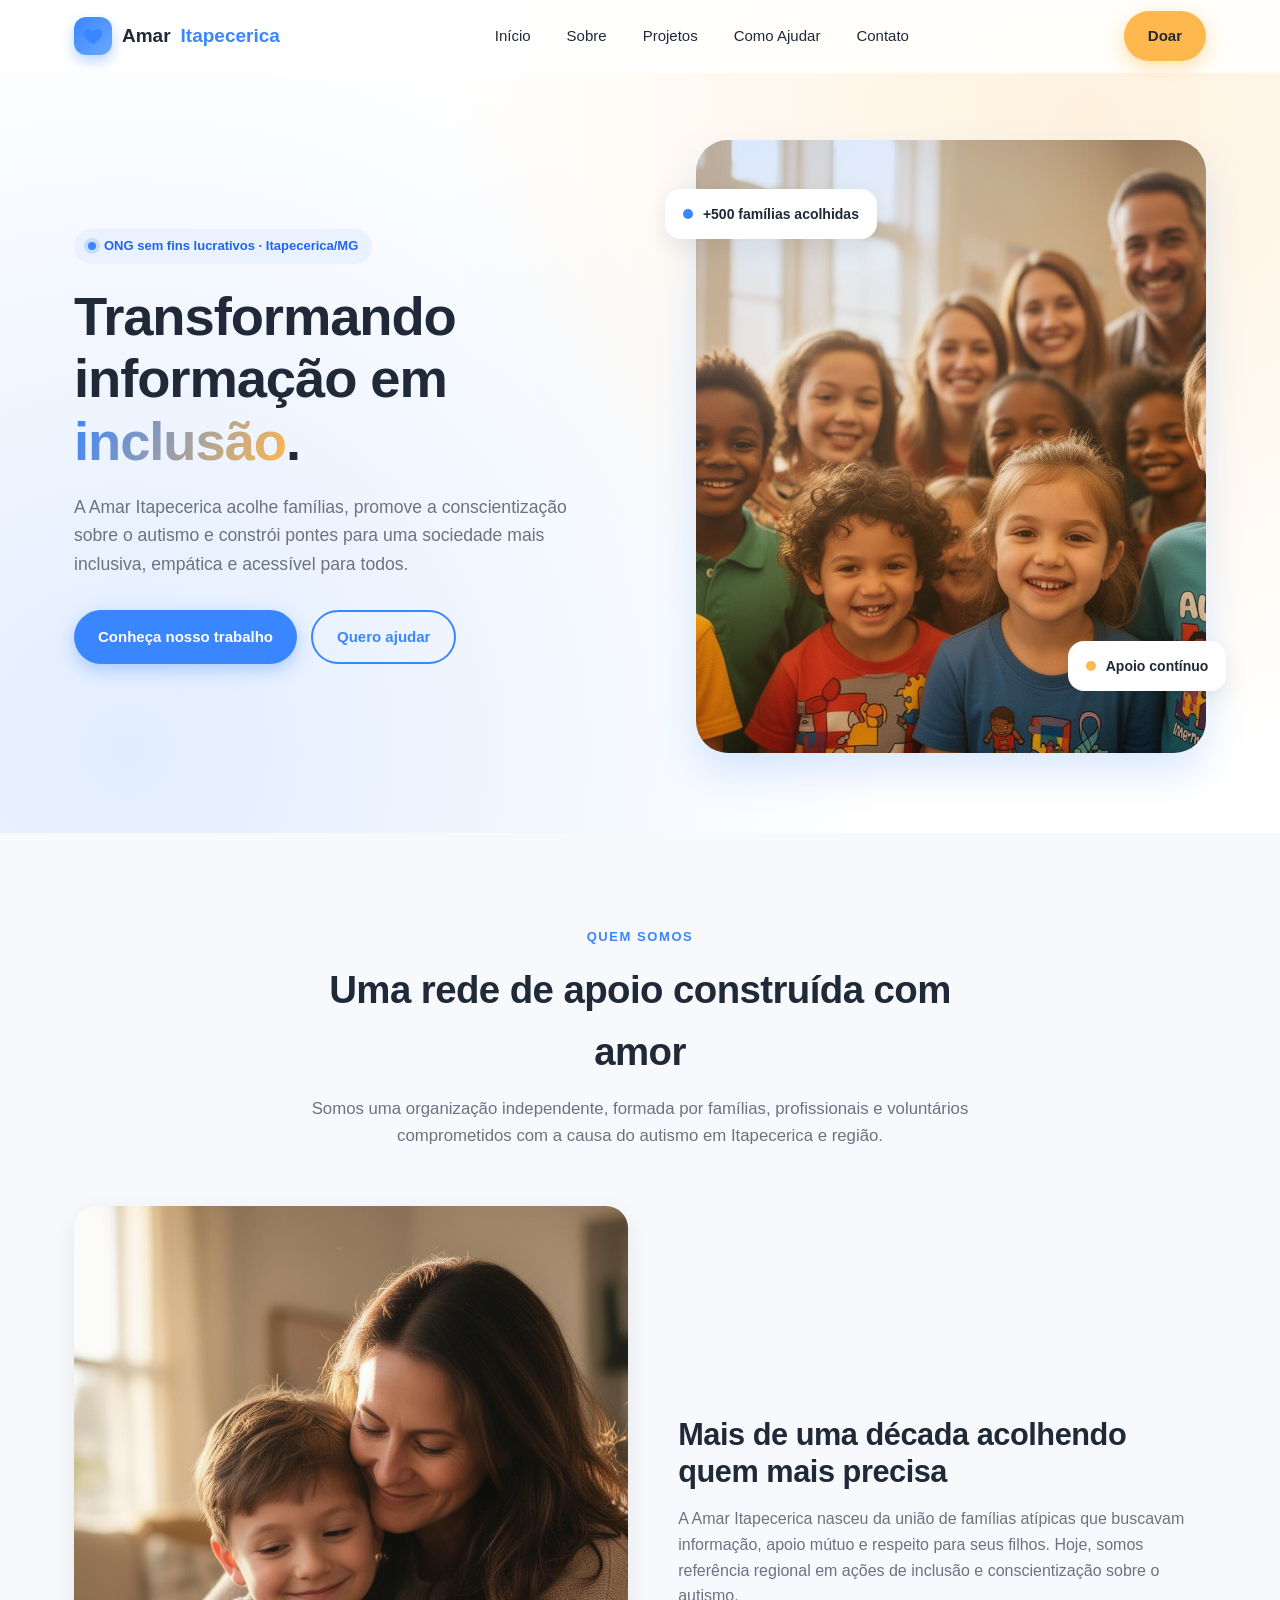
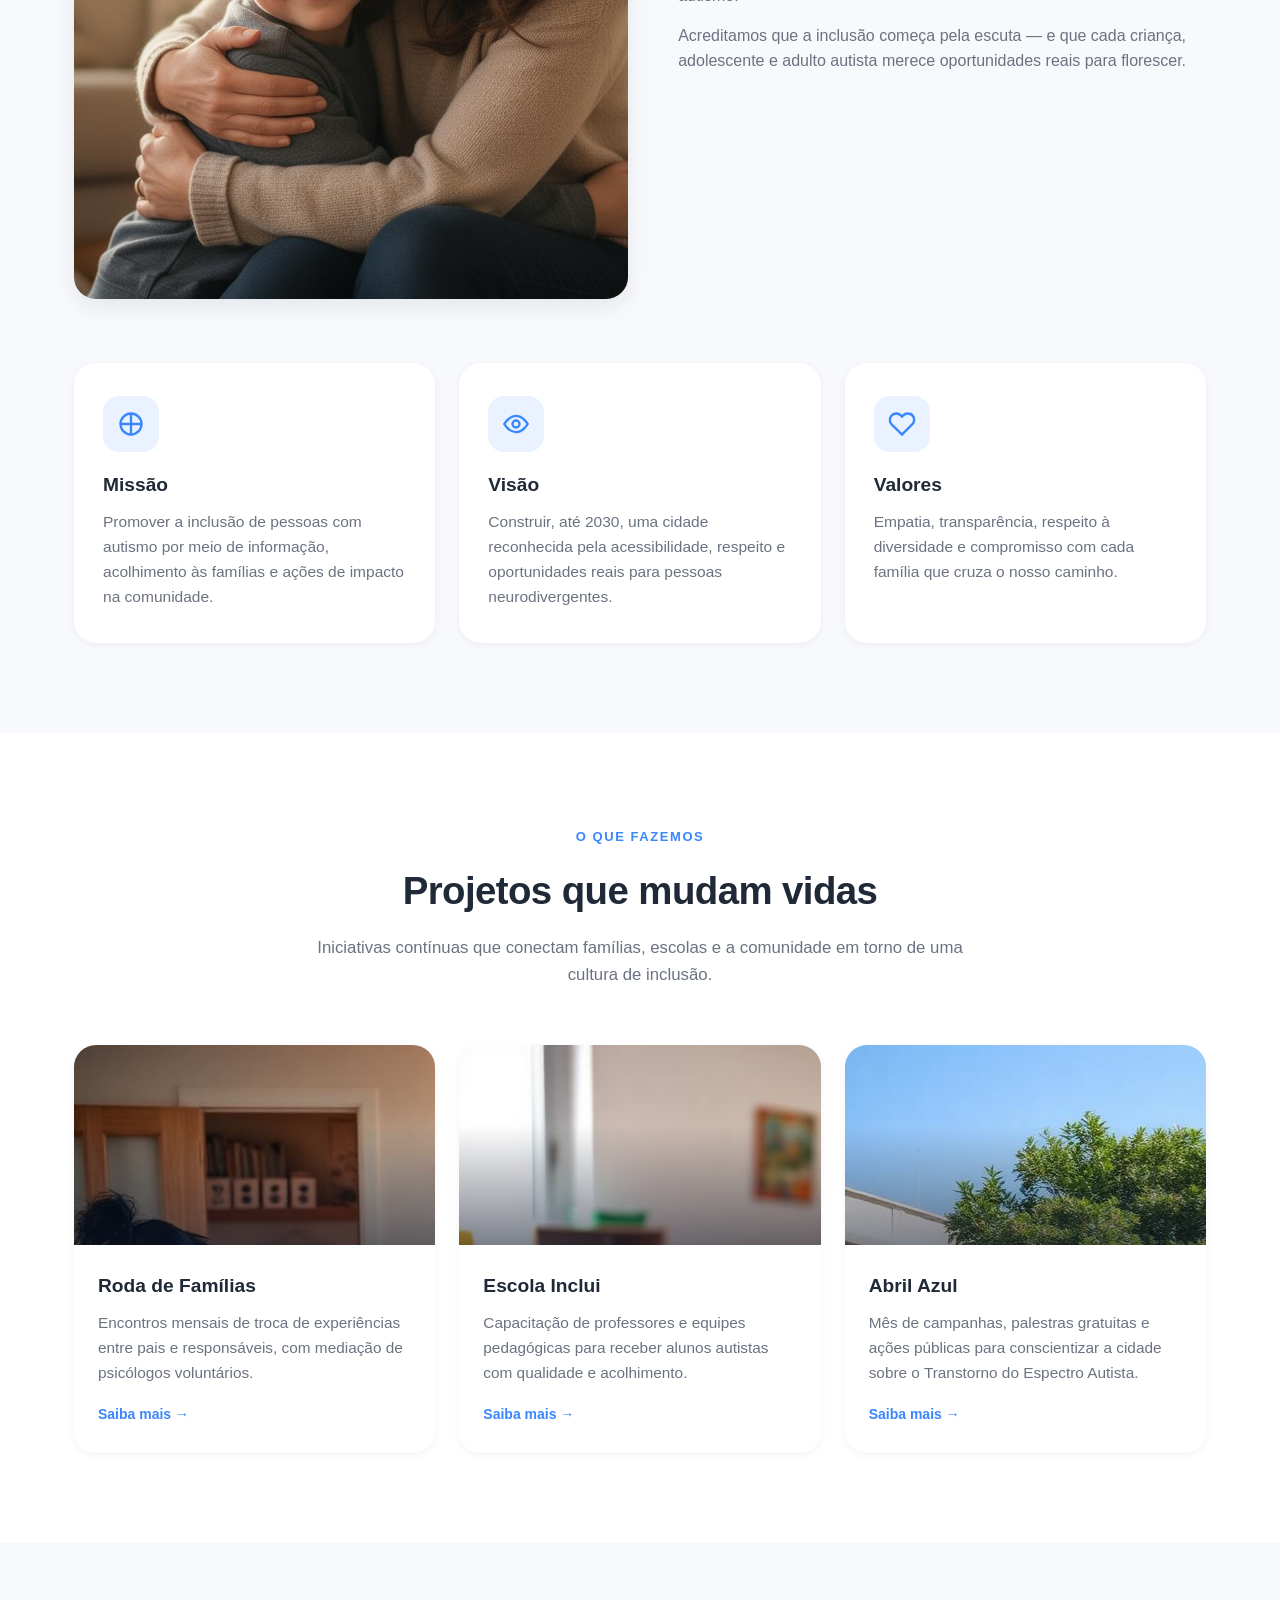
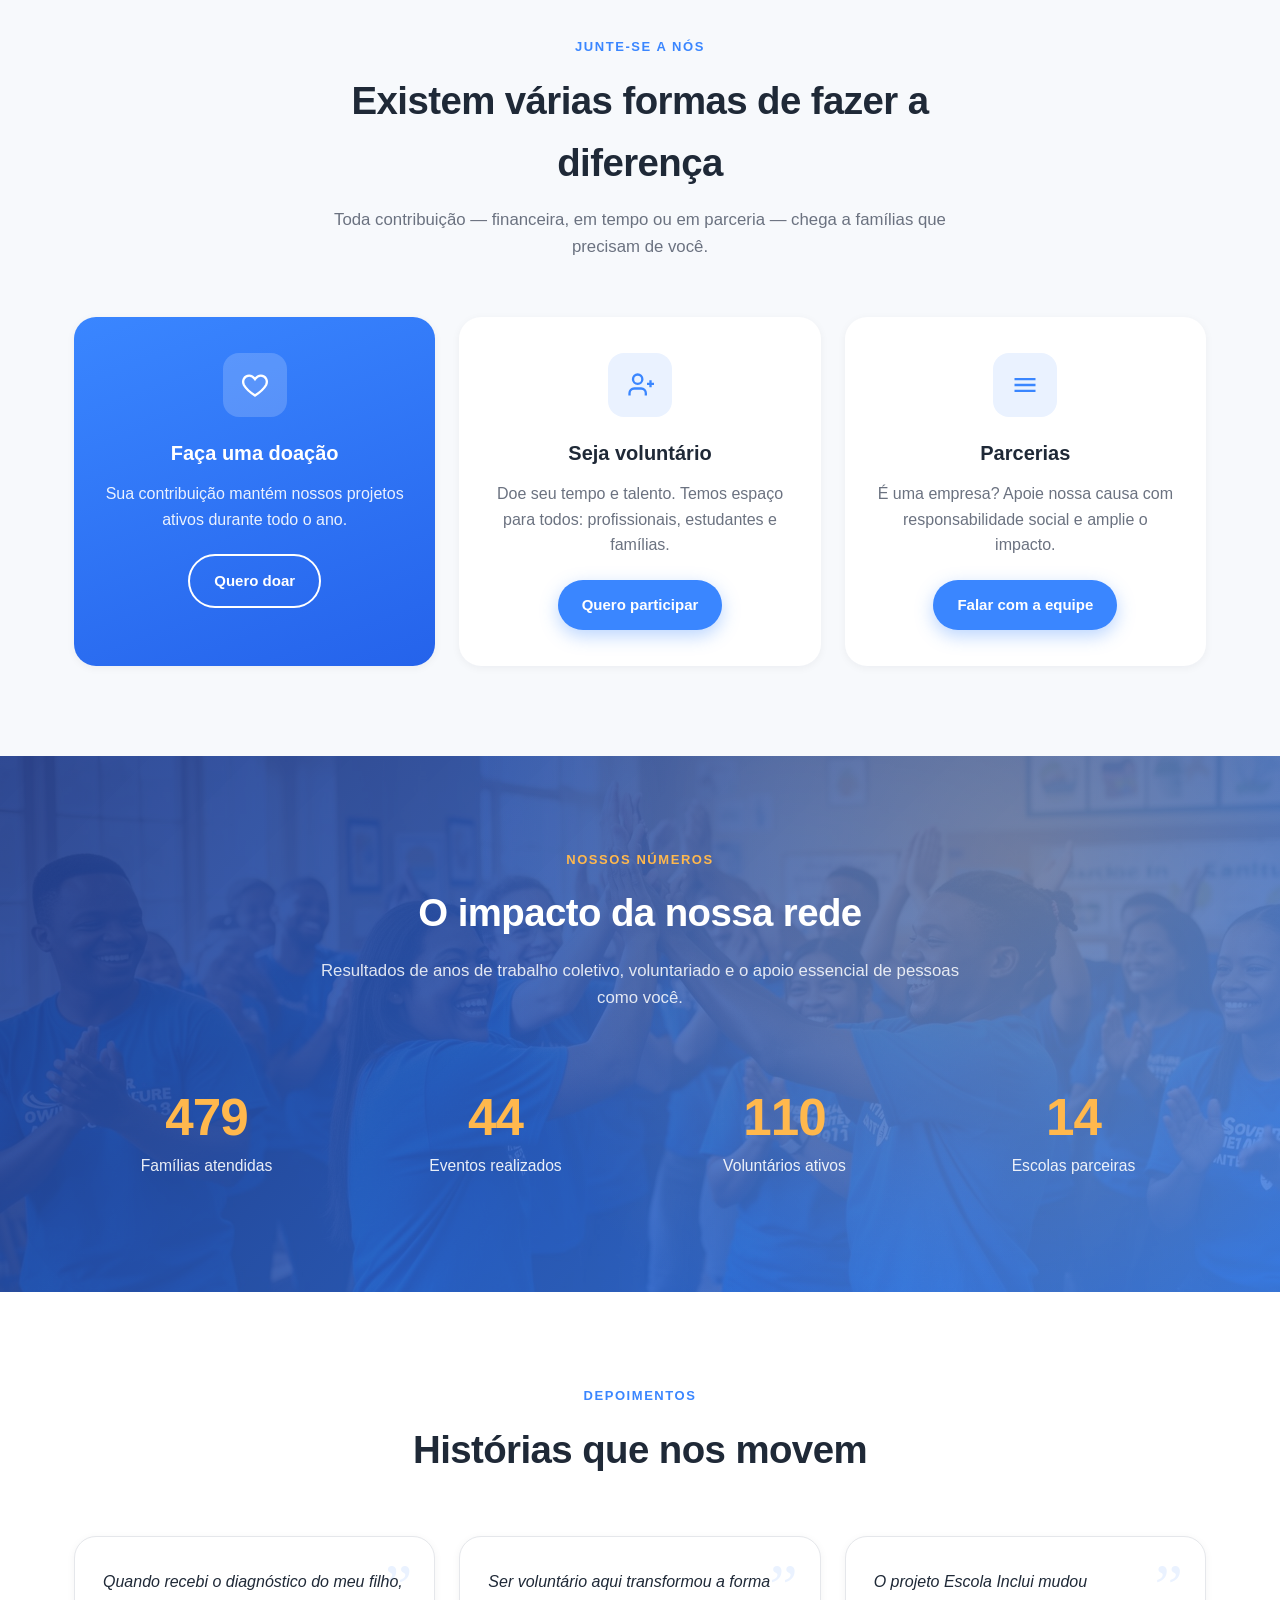
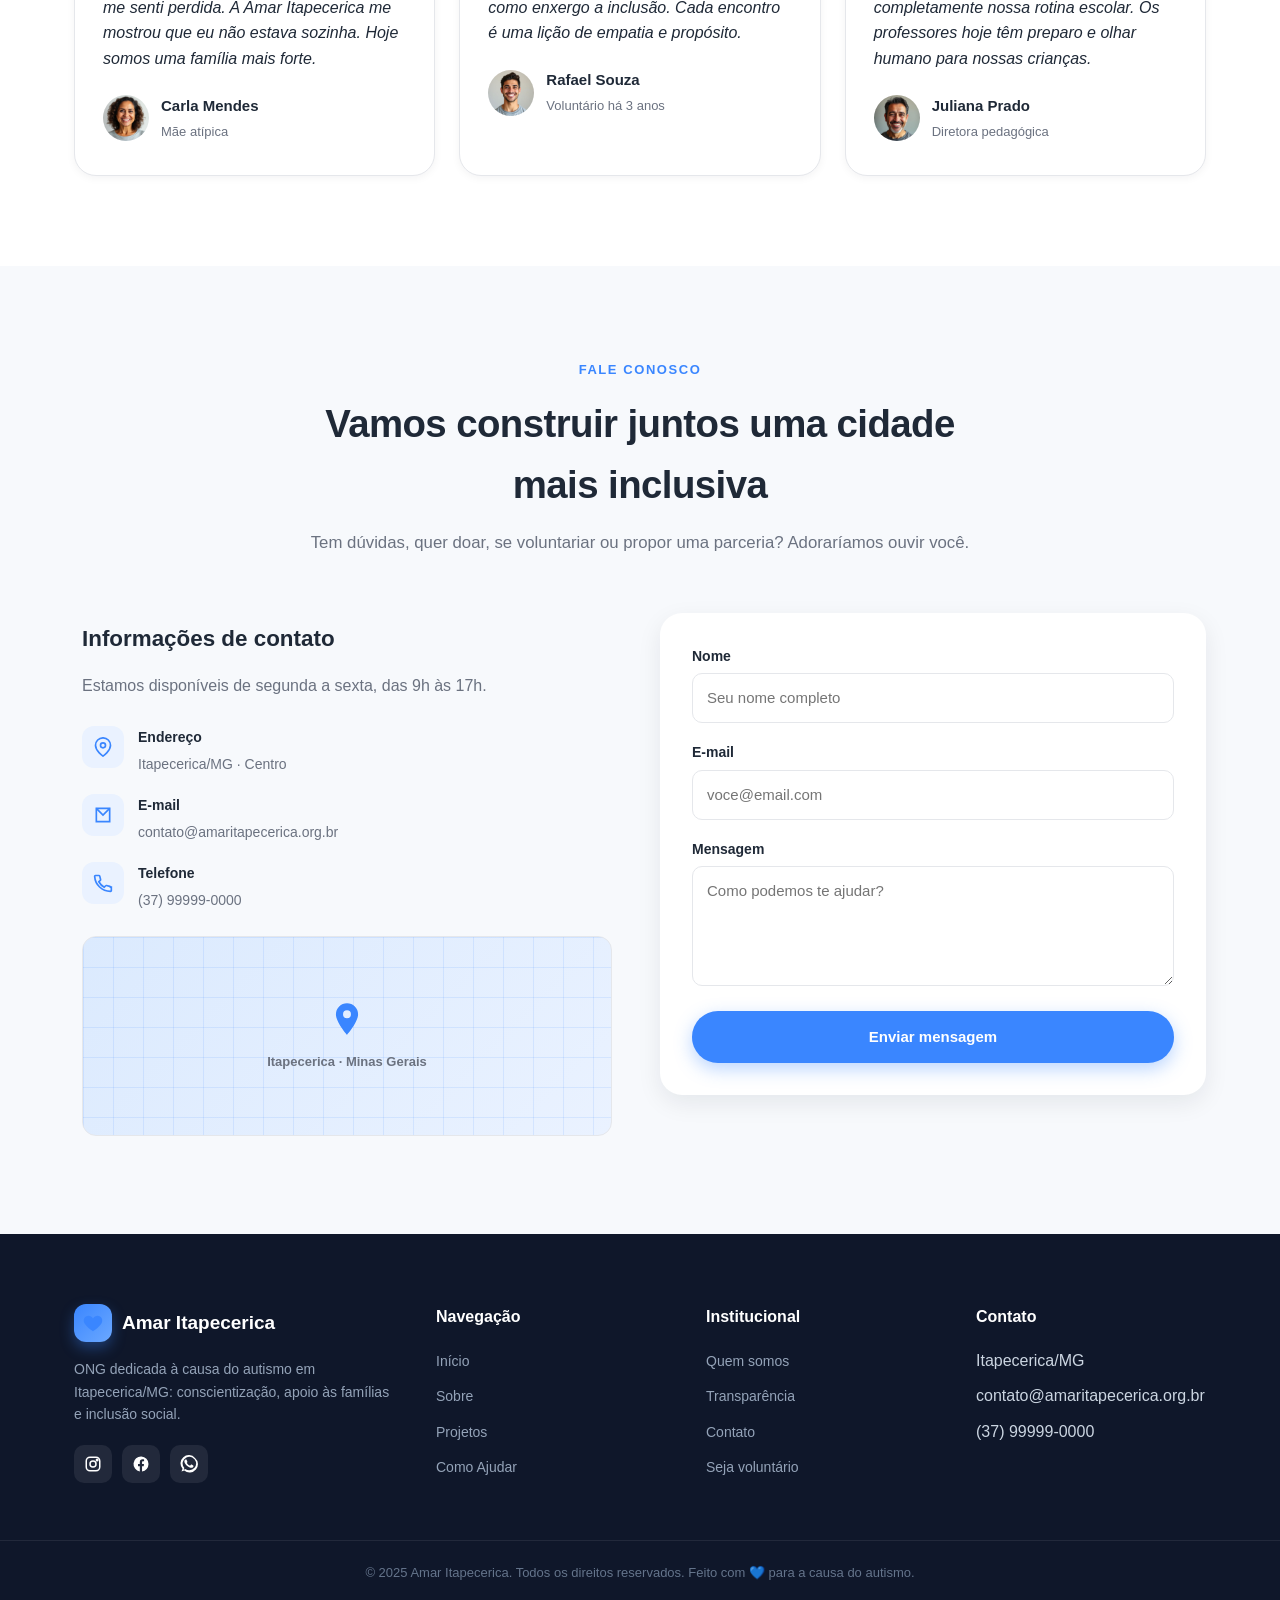
<file: public/index.html>
<!DOCTYPE html>
<html lang="pt-BR">
<head>
<meta charset="UTF-8" />
<meta name="viewport" content="width=device-width, initial-scale=1.0" />
<title>Amar Itapecerica — ONG de apoio à causa do autismo</title>
<meta name="description" content="ONG Amar Itapecerica: conscientização sobre o autismo, apoio às famílias e inclusão social em Itapecerica/MG. Doe, seja voluntário ou apoie nossa causa." />

<style>
/* ============================================================
   RESET & BASE
   ============================================================ */
*, *::before, *::after { box-sizing: border-box; margin: 0; padding: 0; }
html { scroll-behavior: smooth; -webkit-text-size-adjust: 100%; }
body {
  font-family: -apple-system, BlinkMacSystemFont, "Segoe UI", Roboto, "Helvetica Neue", Arial, sans-serif;
  color: var(--text);
  background: var(--bg);
  line-height: 1.6;
  -webkit-font-smoothing: antialiased;
}
img { max-width: 100%; display: block; }
a { color: inherit; text-decoration: none; }
button { font: inherit; cursor: pointer; border: none; background: none; }

/* ============================================================
   TOKENS DE DESIGN
   ============================================================ */
:root {
  --primary: #3A86FF;
  --primary-dark: #2563EB;
  --primary-soft: #EAF2FF;
  --accent: #FFB84D;
  --accent-dark: #F59E0B;
  --text: #1F2937;
  --text-soft: #6B7280;
  --bg: #FFFFFF;
  --bg-alt: #F7F9FC;
  --border: #E5E7EB;
  --shadow-sm: 0 2px 8px rgba(17, 24, 39, 0.05);
  --shadow-md: 0 8px 24px rgba(17, 24, 39, 0.08);
  --shadow-lg: 0 20px 40px rgba(58, 134, 255, 0.18);
  --radius: 14px;
  --radius-lg: 22px;
  --container: 1180px;
  --transition: 0.25s ease;
}

.container {
  width: 100%;
  max-width: var(--container);
  margin: 0 auto;
  padding: 0 24px;
}

/* ============================================================
   BOTÕES
   ============================================================ */
.btn {
  display: inline-flex;
  align-items: center;
  justify-content: center;
  gap: 8px;
  padding: 13px 24px;
  border-radius: 999px;
  font-weight: 600;
  font-size: 15px;
  transition: var(--transition);
  white-space: nowrap;
}
.btn-primary { background: var(--primary); color: #fff; box-shadow: 0 6px 18px rgba(58,134,255,.35); }
.btn-primary:hover { background: var(--primary-dark); transform: translateY(-2px); box-shadow: 0 10px 24px rgba(58,134,255,.45); }
.btn-accent { background: var(--accent); color: #1F2937; box-shadow: 0 6px 18px rgba(255,184,77,.45); }
.btn-accent:hover { background: var(--accent-dark); color: #fff; transform: translateY(-2px); }
.btn-ghost { background: transparent; color: var(--primary); border: 2px solid var(--primary); }
.btn-ghost:hover { background: var(--primary); color: #fff; }

/* ============================================================
   HEADER FIXO
   ============================================================ */
.header {
  position: fixed; top: 0; left: 0; right: 0;
  background: rgba(255,255,255,0.85);
  backdrop-filter: saturate(180%) blur(12px);
  -webkit-backdrop-filter: saturate(180%) blur(12px);
  border-bottom: 1px solid transparent;
  z-index: 1000;
  transition: var(--transition);
}
.header.scrolled { border-bottom-color: var(--border); box-shadow: var(--shadow-sm); }
.nav {
  display: flex; align-items: center; justify-content: space-between;
  height: 72px;
}
.logo {
  display: flex; align-items: center; gap: 10px;
  font-weight: 800; font-size: 19px; color: var(--text);
}
.logo-mark {
  width: 38px; height: 38px; border-radius: 12px;
  background: linear-gradient(135deg, var(--primary), #6BA8FF);
  display: grid; place-items: center; color: #fff;
  box-shadow: 0 6px 14px rgba(58,134,255,.35);
}
.logo-mark svg { width: 22px; height: 22px; }
.logo span { color: var(--primary); }

.nav-menu { display: flex; align-items: center; gap: 8px; }
.nav-menu a {
  padding: 8px 14px; border-radius: 10px;
  color: var(--text); font-weight: 500; font-size: 15px;
  transition: var(--transition);
}
.nav-menu a:hover { color: var(--primary); background: var(--primary-soft); }

.nav-cta { display: flex; align-items: center; gap: 12px; }

/* Hamburguer */
.hamburger {
  display: none;
  width: 42px; height: 42px;
  border-radius: 10px;
  align-items: center; justify-content: center;
  flex-direction: column; gap: 5px;
}
.hamburger span {
  width: 22px; height: 2px; background: var(--text); border-radius: 2px;
  transition: var(--transition);
}
.hamburger.active span:nth-child(1) { transform: translateY(7px) rotate(45deg); }
.hamburger.active span:nth-child(2) { opacity: 0; }
.hamburger.active span:nth-child(3) { transform: translateY(-7px) rotate(-45deg); }

/* ============================================================
   HERO
   ============================================================ */
.hero {
  padding: 140px 0 80px;
  background:
    radial-gradient(circle at 85% 15%, rgba(255,184,77,.18), transparent 50%),
    radial-gradient(circle at 10% 90%, rgba(58,134,255,.15), transparent 55%),
    var(--bg);
  overflow: hidden;
}
.hero-grid {
  display: grid;
  grid-template-columns: 1.1fr 1fr;
  gap: 60px;
  align-items: center;
}
.hero-badge {
  display: inline-flex; align-items: center; gap: 8px;
  padding: 7px 14px; border-radius: 999px;
  background: var(--primary-soft); color: var(--primary-dark);
  font-size: 13px; font-weight: 600;
  margin-bottom: 22px;
}
.hero-badge::before {
  content: ""; width: 8px; height: 8px; border-radius: 50%;
  background: var(--primary); box-shadow: 0 0 0 4px rgba(58,134,255,.2);
}
.hero h1 {
  font-size: clamp(2.1rem, 4.5vw, 3.4rem);
  font-weight: 800;
  line-height: 1.15;
  letter-spacing: -0.02em;
  color: var(--text);
  margin-bottom: 20px;
}
.hero h1 .highlight {
  background: linear-gradient(120deg, var(--primary), var(--accent));
  -webkit-background-clip: text; background-clip: text; color: transparent;
}
.hero p {
  font-size: 1.1rem; color: var(--text-soft);
  margin-bottom: 32px; max-width: 540px;
}
.hero-actions { display: flex; gap: 14px; flex-wrap: wrap; }

/* Ilustração do Hero (placeholder em SVG/CSS) */
.hero-visual {
  position: relative;
  width: 100%;
  aspect-ratio: 5 / 6;
  max-width: 520px;
  min-height: 480px;
  margin-left: auto;
  justify-self: end;
}
.hero-visual .blob {
  position: absolute; inset: 0;
  background: linear-gradient(135deg, var(--primary), #8AB6FF);
  border-radius: 42% 58% 70% 30% / 45% 45% 55% 55%;
  animation: morph 12s ease-in-out infinite;
  box-shadow: var(--shadow-lg);
}
.hero-visual .puzzle {
  position: absolute; inset: 0;
  display: grid; place-items: center;
}
.hero-visual .puzzle svg { width: 60%; height: 60%; filter: drop-shadow(0 10px 20px rgba(0,0,0,.15)); }
.hero-visual .float-card {
  position: absolute; background: #fff; padding: 14px 18px;
  border-radius: 16px; box-shadow: var(--shadow-md);
  display: flex; align-items: center; gap: 10px;
  font-size: 14px; font-weight: 600;
}
.hero-visual .float-card.fc-1 { top: 8%; left: -6%; animation: floatY 4s ease-in-out infinite; z-index: 2; }
.hero-visual .float-card.fc-2 { bottom: 10%; right: -4%; animation: floatY 5s ease-in-out infinite reverse; z-index: 2; }
.float-card .dot { width: 10px; height: 10px; border-radius: 50%; background: var(--accent); }
.float-card.fc-1 .dot { background: var(--primary); }

@keyframes morph {
  0%,100% { border-radius: 42% 58% 70% 30% / 45% 45% 55% 55%; }
  50%     { border-radius: 60% 40% 35% 65% / 55% 60% 40% 45%; }
}
@keyframes floatY {
  0%,100% { transform: translateY(0); }
  50%     { transform: translateY(-12px); }
}

/* ============================================================
   SEÇÕES GERAIS
   ============================================================ */
section { padding: 90px 0; }
.section-head { text-align: center; max-width: 680px; margin: 0 auto 56px; }
.section-tag {
  display: inline-block;
  font-size: 13px; font-weight: 700; letter-spacing: 0.12em;
  color: var(--primary); text-transform: uppercase;
  margin-bottom: 12px;
}
.section-head h2 {
  font-size: clamp(1.8rem, 3vw, 2.4rem);
  font-weight: 800;
  letter-spacing: -0.015em;
  margin-bottom: 14px;
  color: var(--text);
}
.section-head p { color: var(--text-soft); font-size: 1.05rem; }

/* ============================================================
   SOBRE
   ============================================================ */
.sobre { background: var(--bg-alt); }
.sobre-intro {
  max-width: 820px; margin: 0 auto 56px;
  text-align: center; color: var(--text-soft); font-size: 1.05rem;
}
.cards-3 {
  display: grid;
  grid-template-columns: repeat(3, 1fr);
  gap: 24px;
}
.card {
  background: #fff; padding: 32px 28px;
  border-radius: var(--radius-lg);
  box-shadow: var(--shadow-sm);
  transition: var(--transition);
  border: 1px solid transparent;
}
.card:hover {
  transform: translateY(-6px);
  box-shadow: var(--shadow-md);
  border-color: var(--primary-soft);
}
.card-icon {
  width: 56px; height: 56px; border-radius: 16px;
  display: grid; place-items: center;
  background: var(--primary-soft); color: var(--primary);
  margin-bottom: 18px;
}
.card-icon svg { width: 28px; height: 28px; }
.card h3 { font-size: 1.2rem; margin-bottom: 10px; font-weight: 700; }
.card p { color: var(--text-soft); font-size: 0.97rem; }

/* ============================================================
   PROJETOS
   ============================================================ */
.projetos-grid {
  display: grid;
  grid-template-columns: repeat(3, 1fr);
  gap: 24px;
}
.projeto {
  background: #fff;
  border-radius: var(--radius-lg);
  overflow: hidden;
  box-shadow: var(--shadow-sm);
  transition: var(--transition);
  display: flex; flex-direction: column;
}
.projeto:hover { transform: translateY(-6px); box-shadow: var(--shadow-md); }
.projeto-img {
  height: 180px;
  display: grid; place-items: center;
  position: relative; overflow: hidden;
}
.projeto-img.bg1 { background: linear-gradient(135deg, #3A86FF, #6BA8FF); }
.projeto-img.bg2 { background: linear-gradient(135deg, #FFB84D, #FFD089); }
.projeto-img.bg3 { background: linear-gradient(135deg, #5BBFA0, #8FD9C2); }
.projeto-img svg { width: 70px; height: 70px; color: #fff; opacity: 0.95; }
.projeto-body { padding: 26px 24px 28px; flex: 1; display: flex; flex-direction: column; }
.projeto-body h3 { font-size: 1.2rem; margin-bottom: 10px; font-weight: 700; }
.projeto-body p { color: var(--text-soft); font-size: 0.96rem; flex: 1; }
.projeto-link {
  margin-top: 18px; color: var(--primary); font-weight: 600; font-size: 14px;
  display: inline-flex; align-items: center; gap: 6px;
}
.projeto-link:hover { gap: 10px; }

/* ============================================================
   COMO AJUDAR
   ============================================================ */
.ajudar { background: var(--bg-alt); }
.ajudar-grid {
  display: grid; grid-template-columns: repeat(3, 1fr); gap: 24px;
}
.ajudar-card {
  background: #fff; border-radius: var(--radius-lg);
  padding: 36px 28px; text-align: center;
  box-shadow: var(--shadow-sm); transition: var(--transition);
}
.ajudar-card:hover { transform: translateY(-6px); box-shadow: var(--shadow-md); }
.ajudar-card .card-icon { margin: 0 auto 20px; width: 64px; height: 64px; }
.ajudar-card h3 { margin-bottom: 12px; font-size: 1.25rem; }
.ajudar-card p { color: var(--text-soft); margin-bottom: 22px; }
.ajudar-card.featured {
  background: linear-gradient(160deg, var(--primary), var(--primary-dark));
  color: #fff;
}
.ajudar-card.featured .card-icon { background: rgba(255,255,255,.18); color: #fff; }
.ajudar-card.featured p { color: rgba(255,255,255,.9); }
.ajudar-card.featured .btn-ghost { color: #fff; border-color: #fff; }
.ajudar-card.featured .btn-ghost:hover { background: #fff; color: var(--primary); }

/* ============================================================
   IMPACTO
   ============================================================ */
.impacto {
  background: linear-gradient(135deg, #1E3A8A, #3A86FF);
  color: #fff;
  position: relative; overflow: hidden;
}
.impacto::before {
  content: ""; position: absolute; inset: 0;
  background: radial-gradient(circle at 80% 20%, rgba(255,184,77,.25), transparent 50%);
  pointer-events: none;
}
.impacto .section-head h2 { color: #fff; }
.impacto .section-head p { color: rgba(255,255,255,.85); }
.impacto .section-tag { color: var(--accent); }
.impacto-grid {
  display: grid; grid-template-columns: repeat(4, 1fr); gap: 24px;
  position: relative;
}
.stat { text-align: center; padding: 24px; }
.stat-num {
  font-size: clamp(2.4rem, 4vw, 3.2rem);
  font-weight: 800; letter-spacing: -0.02em;
  color: var(--accent);
  line-height: 1;
}
.stat-label {
  margin-top: 10px; font-size: 0.98rem;
  color: rgba(255,255,255,.9); font-weight: 500;
}

/* ============================================================
   DEPOIMENTOS
   ============================================================ */
.depoimentos-grid {
  display: grid; grid-template-columns: repeat(3, 1fr); gap: 24px;
}
.depoimento {
  background: #fff; border-radius: var(--radius-lg);
  padding: 32px 28px; box-shadow: var(--shadow-sm);
  border: 1px solid var(--border);
  position: relative;
  transition: var(--transition);
}
.depoimento:hover { transform: translateY(-4px); box-shadow: var(--shadow-md); }
.depoimento .quote-mark {
  position: absolute; top: 18px; right: 22px;
  font-size: 4rem; line-height: 1; color: var(--primary-soft);
  font-family: Georgia, serif;
}
.depoimento p {
  color: var(--text); font-style: italic; margin-bottom: 22px;
  position: relative; z-index: 1;
}
.depoimento-autor { display: flex; align-items: center; gap: 12px; }
.avatar {
  width: 46px; height: 46px; border-radius: 50%;
  background: linear-gradient(135deg, var(--primary), var(--accent));
  color: #fff; display: grid; place-items: center;
  font-weight: 700; font-size: 16px;
}
.autor-info strong { display: block; font-size: 15px; }
.autor-info small { color: var(--text-soft); font-size: 13px; }

/* ============================================================
   CONTATO
   ============================================================ */
.contato { background: var(--bg-alt); }
.contato-grid {
  display: grid; grid-template-columns: 1fr 1fr; gap: 40px;
  align-items: start;
}
.contato-info { padding: 8px; }
.contato-info h3 { font-size: 1.4rem; margin-bottom: 16px; }
.contato-info > p { color: var(--text-soft); margin-bottom: 28px; }
.info-item {
  display: flex; align-items: flex-start; gap: 14px;
  margin-bottom: 18px;
}
.info-item .ic {
  width: 42px; height: 42px; border-radius: 12px;
  background: var(--primary-soft); color: var(--primary);
  display: grid; place-items: center; flex-shrink: 0;
}
.info-item .ic svg { width: 20px; height: 20px; }
.info-item strong { display: block; font-size: 14px; margin-bottom: 2px; }
.info-item span { color: var(--text-soft); font-size: 14px; }

.mapa {
  margin-top: 24px;
  height: 200px; border-radius: var(--radius);
  background: linear-gradient(135deg, #DBEAFE, #EAF2FF);
  position: relative; overflow: hidden;
  display: grid; place-items: center;
  border: 1px solid var(--border);
}
.mapa::before {
  content: ""; position: absolute; inset: 0;
  background-image:
    linear-gradient(rgba(58,134,255,.12) 1px, transparent 1px),
    linear-gradient(90deg, rgba(58,134,255,.12) 1px, transparent 1px);
  background-size: 30px 30px;
}
.mapa-pin {
  position: relative; z-index: 1; text-align: center;
}
.mapa-pin svg { width: 38px; height: 38px; color: var(--primary); margin-bottom: 6px; }
.mapa-pin small { display: block; font-size: 13px; color: var(--text-soft); font-weight: 600; }

/* Formulário */
.form {
  background: #fff; padding: 32px;
  border-radius: var(--radius-lg);
  box-shadow: var(--shadow-md);
}
.form-group { margin-bottom: 18px; }
.form-group label {
  display: block; font-size: 14px; font-weight: 600; margin-bottom: 6px;
}
.form-group input, .form-group textarea {
  width: 100%; padding: 12px 14px;
  border: 1.5px solid var(--border);
  border-radius: 10px;
  font: inherit; font-size: 15px;
  background: #fff; color: var(--text);
  transition: var(--transition);
}
.form-group input:focus, .form-group textarea:focus {
  outline: none; border-color: var(--primary);
  box-shadow: 0 0 0 4px rgba(58,134,255,.12);
}
.form-group textarea { resize: vertical; min-height: 120px; }
.form .btn-primary { width: 100%; padding: 14px; }
.form-msg {
  margin-top: 12px; padding: 12px;
  background: #DCFCE7; color: #166534;
  border-radius: 10px; font-size: 14px; font-weight: 500;
  display: none;
}
.form-msg.show { display: block; }

/* ============================================================
   FOOTER
   ============================================================ */
.footer {
  background: #0F172A;
  color: #CBD5E1;
  padding: 70px 0 0;
}
.footer-grid {
  display: grid;
  grid-template-columns: 1.4fr 1fr 1fr 1fr;
  gap: 40px;
  padding-bottom: 50px;
}
.footer h4 { color: #fff; font-size: 1rem; margin-bottom: 18px; font-weight: 700; }
.footer .logo { color: #fff; margin-bottom: 16px; }
.footer-about p { font-size: 14px; color: #94A3B8; margin-bottom: 20px; }
.footer ul { list-style: none; }
.footer ul li { margin-bottom: 10px; }
.footer ul a { color: #94A3B8; font-size: 14px; transition: var(--transition); }
.footer ul a:hover { color: var(--accent); }
.socials { display: flex; gap: 10px; }
.socials a {
  width: 38px; height: 38px; border-radius: 10px;
  background: rgba(255,255,255,.08);
  display: grid; place-items: center;
  color: #fff; transition: var(--transition);
}
.socials a:hover { background: var(--primary); transform: translateY(-2px); }
.socials svg { width: 18px; height: 18px; }
.footer-bottom {
  border-top: 1px solid rgba(255,255,255,.08);
  padding: 22px 0;
  text-align: center;
  font-size: 13px; color: #64748B;
}

/* ============================================================
   ANIMAÇÕES (fade-in on scroll)
   ============================================================ */
.fade-in {
  opacity: 0;
  transform: translateY(24px);
  transition: opacity .7s ease, transform .7s ease;
}
.fade-in.visible { opacity: 1; transform: translateY(0); }

/* ============================================================
   RESPONSIVO
   ============================================================ */
@media (max-width: 960px) {
  .hero { padding: 120px 0 60px; }
  .hero-grid { grid-template-columns: 1fr; gap: 50px; text-align: center; }
  .hero-actions { justify-content: center; }
  .hero p { margin-left: auto; margin-right: auto; }
  .hero-visual { margin: 0 auto; max-width: 360px; }

  section { padding: 70px 0; }
  .cards-3, .projetos-grid, .ajudar-grid, .depoimentos-grid { grid-template-columns: 1fr; }
  .impacto-grid { grid-template-columns: repeat(2, 1fr); }
  .contato-grid { grid-template-columns: 1fr; }
  .footer-grid { grid-template-columns: 1fr 1fr; gap: 32px; }

  .hamburger { display: flex; }
  .nav-menu {
    position: fixed; top: 72px; left: 0; right: 0;
    flex-direction: column; align-items: stretch; gap: 4px;
    background: #fff;
    padding: 20px;
    box-shadow: var(--shadow-md);
    transform: translateY(-150%);
    transition: transform .35s ease;
    border-top: 1px solid var(--border);
  }
  .nav-menu.open { transform: translateY(0); }
  .nav-menu a { padding: 14px 16px; border-radius: 10px; }
  .nav-cta .btn { padding: 10px 18px; font-size: 14px; }
}
@media (max-width: 520px) {
  .impacto-grid { grid-template-columns: 1fr 1fr; }
  .footer-grid { grid-template-columns: 1fr; }
  .hero h1 { font-size: 2rem; }
  .form { padding: 24px; }
  .nav-cta .btn { padding: 9px 14px; }
  .logo { font-size: 17px; }
}

/* ============================================================
   IMAGENS DAS SEÇÕES
   ============================================================ */
.hero-photo {
  position: absolute; inset: 0;
  border-radius: 32px;
  overflow: hidden;
  box-shadow: var(--shadow-lg);
}
.hero-photo img {
  width: 100%; height: 100%;
  object-fit: cover;
  display: block;
}
.hero-photo::after {
  content: ""; position: absolute; inset: 0;
  background: linear-gradient(160deg, rgba(58,134,255,.18), rgba(255,184,77,.10) 60%, transparent);
  pointer-events: none;
}
.sobre-media {
  display: grid; grid-template-columns: 1.05fr 1fr;
  gap: 50px; align-items: center;
  margin-bottom: 64px;
}
.sobre-media .img-wrap {
  position: relative; aspect-ratio: 4/5;
  border-radius: var(--radius-lg);
  overflow: hidden; box-shadow: var(--shadow-md);
}
.sobre-media .img-wrap img { width: 100%; height: 100%; object-fit: cover; }
.sobre-media .img-wrap::before {
  content: ""; position: absolute; inset: auto -18px -18px auto;
  width: 120px; height: 120px; border-radius: 28px;
  background: linear-gradient(135deg, var(--accent), #FFD089);
  z-index: -1;
}
.sobre-media .img-wrap::after {
  content: ""; position: absolute; inset: -18px auto auto -18px;
  width: 90px; height: 90px; border-radius: 22px;
  background: var(--primary-soft);
  z-index: -1;
}
.sobre-media .text h3 {
  font-size: clamp(1.5rem, 2.4vw, 2rem);
  font-weight: 800; letter-spacing: -.015em;
  margin-bottom: 16px; line-height: 1.2;
}
.sobre-media .text p { color: var(--text-soft); margin-bottom: 14px; }

/* Projetos: substituir bloco de cor sólida por foto */
.projeto-img {
  height: 200px;
  background-size: cover; background-position: center;
  position: relative;
}
.projeto-img::after {
  content: ""; position: absolute; inset: 0;
  background: linear-gradient(180deg, rgba(15,23,42,0) 40%, rgba(15,23,42,.55));
}
.projeto-img svg { display: none; }
.projeto-img.bg1 { background-image: url('images/projeto-familias.jpg'); }
.projeto-img.bg2 { background-image: url('images/projeto-escola.jpg'); }
.projeto-img.bg3 { background-image: url('images/projeto-conscientizacao.jpg'); }

/* Impacto: foto de fundo */
.impacto {
  background:
    linear-gradient(135deg, rgba(30,58,138,.92), rgba(58,134,255,.85)),
    url('images/impacto.jpg') center/cover no-repeat;
}

/* Avatares com foto nos depoimentos */
.avatar.photo {
  background-size: cover; background-position: center;
  background-repeat: no-repeat;
  color: transparent;
}
.avatar.ph1 { background-image: url('images/depoimento-1.jpg'); }
.avatar.ph2 { background-image: url('images/depoimento-2.jpg'); }
.avatar.ph3 { background-image: url('images/depoimento-3.jpg'); }

@media (max-width: 960px) {
  .sobre-media { grid-template-columns: 1fr; gap: 36px; }
  .sobre-media .img-wrap { max-width: 420px; margin: 0 auto; }
}
</style>
</head>
<body>

<!-- ============================================================
     HEADER FIXO + NAVEGAÇÃO
     ============================================================ -->
<header class="header" id="header">
  <div class="container nav">
    <a href="#inicio" class="logo" aria-label="Amar Itapecerica - Início">
      <span class="logo-mark" aria-hidden="true">
        <!-- ícone de coração -->
        <svg viewBox="0 0 24 24" fill="currentColor"><path d="M12 21s-7-4.5-9.5-9C.8 8.5 2.7 4 7 4c2.2 0 3.7 1.2 5 3 1.3-1.8 2.8-3 5-3 4.3 0 6.2 4.5 4.5 8-2.5 4.5-9.5 9-9.5 9z"/></svg>
      </span>
      Amar <span>Itapecerica</span>
    </a>

    <nav class="nav-menu" id="navMenu" aria-label="Menu principal">
      <a href="#inicio">Início</a>
      <a href="#sobre">Sobre</a>
      <a href="#projetos">Projetos</a>
      <a href="#ajudar">Como Ajudar</a>
      <a href="#contato">Contato</a>
    </nav>

    <div class="nav-cta">
      <a href="#ajudar" class="btn btn-accent">Doar</a>
      <button class="hamburger" id="hamburger" aria-label="Abrir menu" aria-expanded="false">
        <span></span><span></span><span></span>
      </button>
    </div>
  </div>
</header>

<!-- ============================================================
     HERO
     ============================================================ -->
<section class="hero" id="inicio">
  <div class="container hero-grid">
    <div class="hero-content fade-in">
      <span class="hero-badge">ONG sem fins lucrativos · Itapecerica/MG</span>
      <h1>Transformando informação em <span class="highlight">inclusão</span>.</h1>
      <p>
        A Amar Itapecerica acolhe famílias, promove a conscientização sobre o
        autismo e constrói pontes para uma sociedade mais inclusiva, empática e
        acessível para todos.
      </p>
      <div class="hero-actions">
        <a href="#projetos" class="btn btn-primary">Conheça nosso trabalho</a>
        <a href="#ajudar" class="btn btn-ghost">Quero ajudar</a>
      </div>
    </div>

    <div class="hero-visual fade-in" aria-hidden="true">
      <div class="hero-photo"><img src="images/hero.jpg" alt="Crianças e famílias sorrindo juntas" /></div>
      <div class="float-card fc-1"><span class="dot"></span> +500 famílias acolhidas</div>
      <div class="float-card fc-2"><span class="dot"></span> Apoio contínuo</div>
    </div>
  </div>
</section>

<!-- ============================================================
     SOBRE
     ============================================================ -->
<section class="sobre" id="sobre">
  <div class="container">
    <div class="section-head fade-in">
      <span class="section-tag">Quem somos</span>
      <h2>Uma rede de apoio construída com amor</h2>
      <p>
        Somos uma organização independente, formada por famílias, profissionais
        e voluntários comprometidos com a causa do autismo em Itapecerica e região.
      </p>
    </div>

    <div class="sobre-media fade-in">
      <div class="img-wrap">
        <img src="images/sobre.jpg" alt="Mãe abraçando seu filho com carinho" loading="lazy" />
      </div>
      <div class="text">
        <h3>Mais de uma década acolhendo quem mais precisa</h3>
        <p>A Amar Itapecerica nasceu da união de famílias atípicas que buscavam
        informação, apoio mútuo e respeito para seus filhos. Hoje, somos
        referência regional em ações de inclusão e conscientização sobre o autismo.</p>
        <p>Acreditamos que a inclusão começa pela escuta — e que cada criança,
        adolescente e adulto autista merece oportunidades reais para florescer.</p>
      </div>
    </div>

    <div class="cards-3">
      <article class="card fade-in">
        <div class="card-icon" aria-hidden="true">
          <svg viewBox="0 0 24 24" fill="none" stroke="currentColor" stroke-width="2"><circle cx="12" cy="12" r="9"/><path d="M12 3v18M3 12h18"/></svg>
        </div>
        <h3>Missão</h3>
        <p>Promover a inclusão de pessoas com autismo por meio de informação,
        acolhimento às famílias e ações de impacto na comunidade.</p>
      </article>

      <article class="card fade-in">
        <div class="card-icon" aria-hidden="true">
          <svg viewBox="0 0 24 24" fill="none" stroke="currentColor" stroke-width="2"><path d="M2 12s4-7 10-7 10 7 10 7-4 7-10 7S2 12 2 12z"/><circle cx="12" cy="12" r="3"/></svg>
        </div>
        <h3>Visão</h3>
        <p>Construir, até 2030, uma cidade reconhecida pela acessibilidade,
        respeito e oportunidades reais para pessoas neurodivergentes.</p>
      </article>

      <article class="card fade-in">
        <div class="card-icon" aria-hidden="true">
          <svg viewBox="0 0 24 24" fill="none" stroke="currentColor" stroke-width="2"><path d="M20.8 4.6a5.5 5.5 0 0 0-7.8 0L12 5.6l-1-1a5.5 5.5 0 0 0-7.8 7.8l1 1L12 21l7.8-7.8 1-1a5.5 5.5 0 0 0 0-7.8z"/></svg>
        </div>
        <h3>Valores</h3>
        <p>Empatia, transparência, respeito à diversidade e compromisso com
        cada família que cruza o nosso caminho.</p>
      </article>
    </div>
  </div>
</section>

<!-- ============================================================
     PROJETOS
     ============================================================ -->
<section id="projetos">
  <div class="container">
    <div class="section-head fade-in">
      <span class="section-tag">O que fazemos</span>
      <h2>Projetos que mudam vidas</h2>
      <p>Iniciativas contínuas que conectam famílias, escolas e a comunidade
      em torno de uma cultura de inclusão.</p>
    </div>

    <div class="projetos-grid">
      <article class="projeto fade-in">
        <div class="projeto-img bg1" aria-hidden="true">
          <svg viewBox="0 0 24 24" fill="none" stroke="currentColor" stroke-width="1.8"><path d="M17 21v-2a4 4 0 0 0-4-4H5a4 4 0 0 0-4 4v2"/><circle cx="9" cy="7" r="4"/><path d="M23 21v-2a4 4 0 0 0-3-3.87M16 3.13a4 4 0 0 1 0 7.75"/></svg>
        </div>
        <div class="projeto-body">
          <h3>Roda de Famílias</h3>
          <p>Encontros mensais de troca de experiências entre pais e
          responsáveis, com mediação de psicólogos voluntários.</p>
          <a href="#contato" class="projeto-link">Saiba mais →</a>
        </div>
      </article>

      <article class="projeto fade-in">
        <div class="projeto-img bg2" aria-hidden="true">
          <svg viewBox="0 0 24 24" fill="none" stroke="currentColor" stroke-width="1.8"><path d="M22 10v6M2 10l10-5 10 5-10 5z"/><path d="M6 12v5c3 3 9 3 12 0v-5"/></svg>
        </div>
        <div class="projeto-body">
          <h3>Escola Inclui</h3>
          <p>Capacitação de professores e equipes pedagógicas para receber
          alunos autistas com qualidade e acolhimento.</p>
          <a href="#contato" class="projeto-link">Saiba mais →</a>
        </div>
      </article>

      <article class="projeto fade-in">
        <div class="projeto-img bg3" aria-hidden="true">
          <svg viewBox="0 0 24 24" fill="none" stroke="currentColor" stroke-width="1.8"><path d="M21 15a2 2 0 0 1-2 2H7l-4 4V5a2 2 0 0 1 2-2h14a2 2 0 0 1 2 2z"/></svg>
        </div>
        <div class="projeto-body">
          <h3>Abril Azul</h3>
          <p>Mês de campanhas, palestras gratuitas e ações públicas para
          conscientizar a cidade sobre o Transtorno do Espectro Autista.</p>
          <a href="#contato" class="projeto-link">Saiba mais →</a>
        </div>
      </article>
    </div>
  </div>
</section>

<!-- ============================================================
     COMO AJUDAR
     ============================================================ -->
<section class="ajudar" id="ajudar">
  <div class="container">
    <div class="section-head fade-in">
      <span class="section-tag">Junte-se a nós</span>
      <h2>Existem várias formas de fazer a diferença</h2>
      <p>Toda contribuição — financeira, em tempo ou em parceria — chega a
      famílias que precisam de você.</p>
    </div>

    <div class="ajudar-grid">
      <div class="ajudar-card featured fade-in">
        <div class="card-icon" aria-hidden="true">
          <svg viewBox="0 0 24 24" fill="none" stroke="currentColor" stroke-width="2"><path d="M12 21s-7-4.5-9.5-9C.8 8.5 2.7 4 7 4c2.2 0 3.7 1.2 5 3 1.3-1.8 2.8-3 5-3 4.3 0 6.2 4.5 4.5 8-2.5 4.5-9.5 9-9.5 9z"/></svg>
        </div>
        <h3>Faça uma doação</h3>
        <p>Sua contribuição mantém nossos projetos ativos durante todo o ano.</p>
        <a href="#contato" class="btn btn-ghost">Quero doar</a>
      </div>

      <div class="ajudar-card fade-in">
        <div class="card-icon" aria-hidden="true">
          <svg viewBox="0 0 24 24" fill="none" stroke="currentColor" stroke-width="2"><path d="M17 21v-2a4 4 0 0 0-4-4H7a4 4 0 0 0-4 4v2"/><circle cx="10" cy="7" r="4"/><path d="M21 8v6M18 11h6"/></svg>
        </div>
        <h3>Seja voluntário</h3>
        <p>Doe seu tempo e talento. Temos espaço para todos: profissionais,
        estudantes e famílias.</p>
        <a href="#contato" class="btn btn-primary">Quero participar</a>
      </div>

      <div class="ajudar-card fade-in">
        <div class="card-icon" aria-hidden="true">
          <svg viewBox="0 0 24 24" fill="none" stroke="currentColor" stroke-width="2"><path d="M3 7h18M3 12h18M3 17h18"/></svg>
        </div>
        <h3>Parcerias</h3>
        <p>É uma empresa? Apoie nossa causa com responsabilidade social e
        amplie o impacto.</p>
        <a href="#contato" class="btn btn-primary">Falar com a equipe</a>
      </div>
    </div>
  </div>
</section>

<!-- ============================================================
     IMPACTO
     ============================================================ -->
<section class="impacto">
  <div class="container">
    <div class="section-head fade-in">
      <span class="section-tag">Nossos números</span>
      <h2>O impacto da nossa rede</h2>
      <p>Resultados de anos de trabalho coletivo, voluntariado e o apoio
      essencial de pessoas como você.</p>
    </div>

    <div class="impacto-grid">
      <div class="stat fade-in">
        <div class="stat-num" data-count="520">0</div>
        <div class="stat-label">Famílias atendidas</div>
      </div>
      <div class="stat fade-in">
        <div class="stat-num" data-count="48">0</div>
        <div class="stat-label">Eventos realizados</div>
      </div>
      <div class="stat fade-in">
        <div class="stat-num" data-count="120">0</div>
        <div class="stat-label">Voluntários ativos</div>
      </div>
      <div class="stat fade-in">
        <div class="stat-num" data-count="15">0</div>
        <div class="stat-label">Escolas parceiras</div>
      </div>
    </div>
  </div>
</section>

<!-- ============================================================
     DEPOIMENTOS
     ============================================================ -->
<section id="depoimentos">
  <div class="container">
    <div class="section-head fade-in">
      <span class="section-tag">Depoimentos</span>
      <h2>Histórias que nos movem</h2>
    </div>

    <div class="depoimentos-grid">
      <div class="depoimento fade-in">
        <span class="quote-mark" aria-hidden="true">”</span>
        <p>Quando recebi o diagnóstico do meu filho, me senti perdida. A Amar
        Itapecerica me mostrou que eu não estava sozinha. Hoje somos uma
        família mais forte.</p>
        <div class="depoimento-autor">
          <div class="avatar photo ph1" role="img" aria-label="Foto de Carla Mendes"></div>
          <div class="autor-info"><strong>Carla Mendes</strong><small>Mãe atípica</small></div>
        </div>
      </div>

      <div class="depoimento fade-in">
        <span class="quote-mark" aria-hidden="true">”</span>
        <p>Ser voluntário aqui transformou a forma como enxergo a inclusão.
        Cada encontro é uma lição de empatia e propósito.</p>
        <div class="depoimento-autor">
          <div class="avatar photo ph2" role="img" aria-label="Foto de Rafael Souza"></div>
          <div class="autor-info"><strong>Rafael Souza</strong><small>Voluntário há 3 anos</small></div>
        </div>
      </div>

      <div class="depoimento fade-in">
        <span class="quote-mark" aria-hidden="true">”</span>
        <p>O projeto Escola Inclui mudou completamente nossa rotina escolar.
        Os professores hoje têm preparo e olhar humano para nossas crianças.</p>
        <div class="depoimento-autor">
          <div class="avatar photo ph3" role="img" aria-label="Foto de Juliana Prado"></div>
          <div class="autor-info"><strong>Juliana Prado</strong><small>Diretora pedagógica</small></div>
        </div>
      </div>
    </div>
  </div>
</section>

<!-- ============================================================
     CONTATO
     ============================================================ -->
<section class="contato" id="contato">
  <div class="container">
    <div class="section-head fade-in">
      <span class="section-tag">Fale conosco</span>
      <h2>Vamos construir juntos uma cidade mais inclusiva</h2>
      <p>Tem dúvidas, quer doar, se voluntariar ou propor uma parceria?
      Adoraríamos ouvir você.</p>
    </div>

    <div class="contato-grid">
      <div class="contato-info fade-in">
        <h3>Informações de contato</h3>
        <p>Estamos disponíveis de segunda a sexta, das 9h às 17h.</p>

        <div class="info-item">
          <div class="ic" aria-hidden="true"><svg viewBox="0 0 24 24" fill="none" stroke="currentColor" stroke-width="2"><path d="M21 10c0 7-9 13-9 13S3 17 3 10a9 9 0 1 1 18 0z"/><circle cx="12" cy="10" r="3"/></svg></div>
          <div><strong>Endereço</strong><span>Itapecerica/MG · Centro</span></div>
        </div>

        <div class="info-item">
          <div class="ic" aria-hidden="true"><svg viewBox="0 0 24 24" fill="none" stroke="currentColor" stroke-width="2"><path d="M4 4h16v16H4z"/><path d="m4 4 8 8 8-8"/></svg></div>
          <div><strong>E-mail</strong><span>contato@amaritapecerica.org.br</span></div>
        </div>

        <div class="info-item">
          <div class="ic" aria-hidden="true"><svg viewBox="0 0 24 24" fill="none" stroke="currentColor" stroke-width="2"><path d="M22 16.92V21a1 1 0 0 1-1.1 1A19 19 0 0 1 2 4.1 1 1 0 0 1 3 3h4.1a1 1 0 0 1 1 .75l1 4a1 1 0 0 1-.3 1L7 10.5a16 16 0 0 0 6.5 6.5l1.7-1.7a1 1 0 0 1 1-.3l4 1a1 1 0 0 1 .8 1z"/></svg></div>
          <div><strong>Telefone</strong><span>(37) 99999-0000</span></div>
        </div>

        <div class="mapa" role="img" aria-label="Mapa de Itapecerica/MG (placeholder)">
          <div class="mapa-pin">
            <svg viewBox="0 0 24 24" fill="currentColor"><path d="M12 2a7 7 0 0 0-7 7c0 5 7 13 7 13s7-8 7-13a7 7 0 0 0-7-7zm0 9.5a2.5 2.5 0 1 1 0-5 2.5 2.5 0 0 1 0 5z"/></svg>
            <small>Itapecerica · Minas Gerais</small>
          </div>
        </div>
      </div>

      <form class="form fade-in" id="contactForm" novalidate>
        <div class="form-group">
          <label for="nome">Nome</label>
          <input type="text" id="nome" name="nome" placeholder="Seu nome completo" required />
        </div>
        <div class="form-group">
          <label for="email">E-mail</label>
          <input type="email" id="email" name="email" placeholder="voce@email.com" required />
        </div>
        <div class="form-group">
          <label for="mensagem">Mensagem</label>
          <textarea id="mensagem" name="mensagem" placeholder="Como podemos te ajudar?" required></textarea>
        </div>
        <button type="submit" class="btn btn-primary">Enviar mensagem</button>
        <div class="form-msg" id="formMsg">✓ Mensagem enviada! Entraremos em contato em breve.</div>
      </form>
    </div>
  </div>
</section>

<!-- ============================================================
     FOOTER
     ============================================================ -->
<footer class="footer">
  <div class="container footer-grid">
    <div class="footer-about">
      <a href="#inicio" class="logo">
        <span class="logo-mark" aria-hidden="true">
          <svg viewBox="0 0 24 24" fill="currentColor"><path d="M12 21s-7-4.5-9.5-9C.8 8.5 2.7 4 7 4c2.2 0 3.7 1.2 5 3 1.3-1.8 2.8-3 5-3 4.3 0 6.2 4.5 4.5 8-2.5 4.5-9.5 9-9.5 9z"/></svg>
        </span>
        Amar Itapecerica
      </a>
      <p>ONG dedicada à causa do autismo em Itapecerica/MG: conscientização,
      apoio às famílias e inclusão social.</p>
      <div class="socials" aria-label="Redes sociais">
        <a href="#" aria-label="Instagram"><svg viewBox="0 0 24 24" fill="none" stroke="currentColor" stroke-width="2"><rect x="3" y="3" width="18" height="18" rx="5"/><circle cx="12" cy="12" r="4"/><circle cx="17.5" cy="6.5" r="1" fill="currentColor"/></svg></a>
        <a href="#" aria-label="Facebook"><svg viewBox="0 0 24 24" fill="currentColor"><path d="M22 12a10 10 0 1 0-11.6 9.9v-7H8v-3h2.4V9.5c0-2.4 1.4-3.7 3.6-3.7 1 0 2.1.2 2.1.2v2.3h-1.2c-1.2 0-1.5.7-1.5 1.5V12h2.6l-.4 3h-2.2v7A10 10 0 0 0 22 12z"/></svg></a>
        <a href="#" aria-label="WhatsApp"><svg viewBox="0 0 24 24" fill="currentColor"><path d="M20 3.9A11 11 0 0 0 3.4 18.4L2 22l3.7-1.3A11 11 0 0 0 20 3.9zm-7.9 16.4a9 9 0 0 1-4.6-1.3l-.3-.2-2.2.7.8-2.1-.2-.3a9 9 0 1 1 6.5 3.2zm5-6.7c-.3-.2-1.7-.8-1.9-.9s-.5-.1-.7.2-.7.9-.9 1.1-.4.2-.6.1c-.3-.2-1.2-.4-2.3-1.4-.8-.7-1.4-1.7-1.5-1.9s0-.4.1-.5l.4-.5c.1-.2.2-.3.2-.5s-.1-.4-.1-.5-.7-1.7-.9-2.3-.5-.5-.7-.5h-.6c-.2 0-.5.1-.8.4s-1 1-1 2.4 1.1 2.8 1.2 3 2.2 3.3 5.2 4.6c.7.3 1.3.5 1.7.6.7.2 1.4.2 1.9.1.6-.1 1.7-.7 2-1.4s.3-1.2.2-1.4-.3-.2-.6-.4z"/></svg></a>
      </div>
    </div>

    <div>
      <h4>Navegação</h4>
      <ul>
        <li><a href="#inicio">Início</a></li>
        <li><a href="#sobre">Sobre</a></li>
        <li><a href="#projetos">Projetos</a></li>
        <li><a href="#ajudar">Como Ajudar</a></li>
      </ul>
    </div>

    <div>
      <h4>Institucional</h4>
      <ul>
        <li><a href="#sobre">Quem somos</a></li>
        <li><a href="#projetos">Transparência</a></li>
        <li><a href="#contato">Contato</a></li>
        <li><a href="#ajudar">Seja voluntário</a></li>
      </ul>
    </div>

    <div>
      <h4>Contato</h4>
      <ul>
        <li>Itapecerica/MG</li>
        <li>contato@amaritapecerica.org.br</li>
        <li>(37) 99999-0000</li>
      </ul>
    </div>
  </div>
  <div class="footer-bottom">
    © 2025 Amar Itapecerica. Todos os direitos reservados. Feito com 💙 para a causa do autismo.
  </div>
</footer>

<script>
/* ============================================================
   JS — Interações
   ============================================================ */

// 1) Header com sombra ao rolar
const header = document.getElementById('header');
window.addEventListener('scroll', () => {
  header.classList.toggle('scrolled', window.scrollY > 20);
});

// 2) Menu hambúrguer (mobile)
const hamburger = document.getElementById('hamburger');
const navMenu = document.getElementById('navMenu');
hamburger.addEventListener('click', () => {
  const open = navMenu.classList.toggle('open');
  hamburger.classList.toggle('active', open);
  hamburger.setAttribute('aria-expanded', open);
});
// Fecha o menu ao clicar em um link
navMenu.querySelectorAll('a').forEach(link => {
  link.addEventListener('click', () => {
    navMenu.classList.remove('open');
    hamburger.classList.remove('active');
    hamburger.setAttribute('aria-expanded', false);
  });
});

// 3) Fade-in ao scroll (IntersectionObserver)
const observer = new IntersectionObserver((entries) => {
  entries.forEach(e => {
    if (e.isIntersecting) {
      e.target.classList.add('visible');
      observer.unobserve(e.target);
    }
  });
}, { threshold: 0.12 });
document.querySelectorAll('.fade-in').forEach(el => observer.observe(el));

// 4) Contador animado dos números de impacto
const counters = document.querySelectorAll('.stat-num');
const counterObs = new IntersectionObserver((entries) => {
  entries.forEach(entry => {
    if (entry.isIntersecting) {
      const el = entry.target;
      const target = +el.dataset.count;
      const duration = 1600;
      const start = performance.now();
      const animate = (now) => {
        const p = Math.min((now - start) / duration, 1);
        // easeOutCubic
        const eased = 1 - Math.pow(1 - p, 3);
        el.textContent = Math.round(target * eased) + (p === 1 ? '+' : '');
        if (p < 1) requestAnimationFrame(animate);
      };
      requestAnimationFrame(animate);
      counterObs.unobserve(el);
    }
  });
}, { threshold: 0.4 });
counters.forEach(c => counterObs.observe(c));

// 5) Formulário de contato (simulação)
const form = document.getElementById('contactForm');
const formMsg = document.getElementById('formMsg');
form.addEventListener('submit', (e) => {
  e.preventDefault();
  if (!form.checkValidity()) {
    form.reportValidity();
    return;
  }
  formMsg.classList.add('show');
  form.reset();
  setTimeout(() => formMsg.classList.remove('show'), 5000);
});
</script>

</body>
</html>
</file>
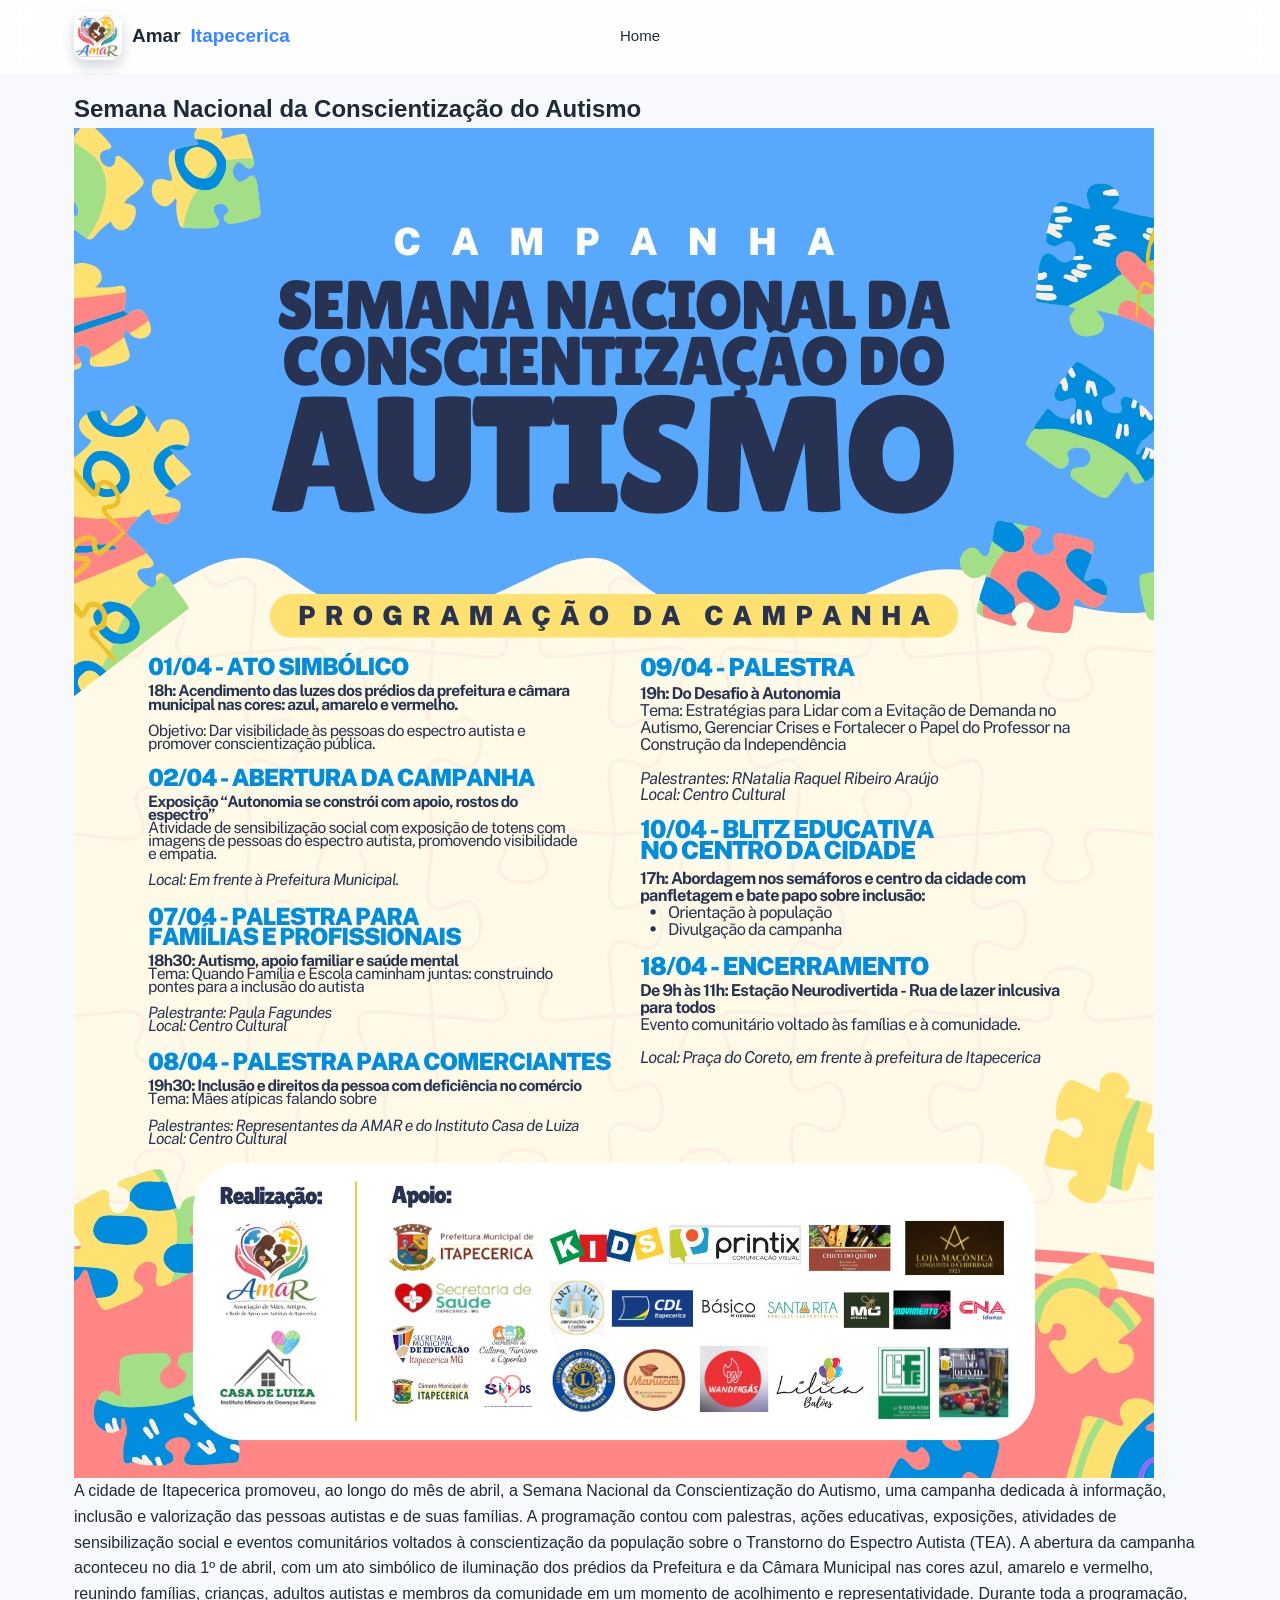
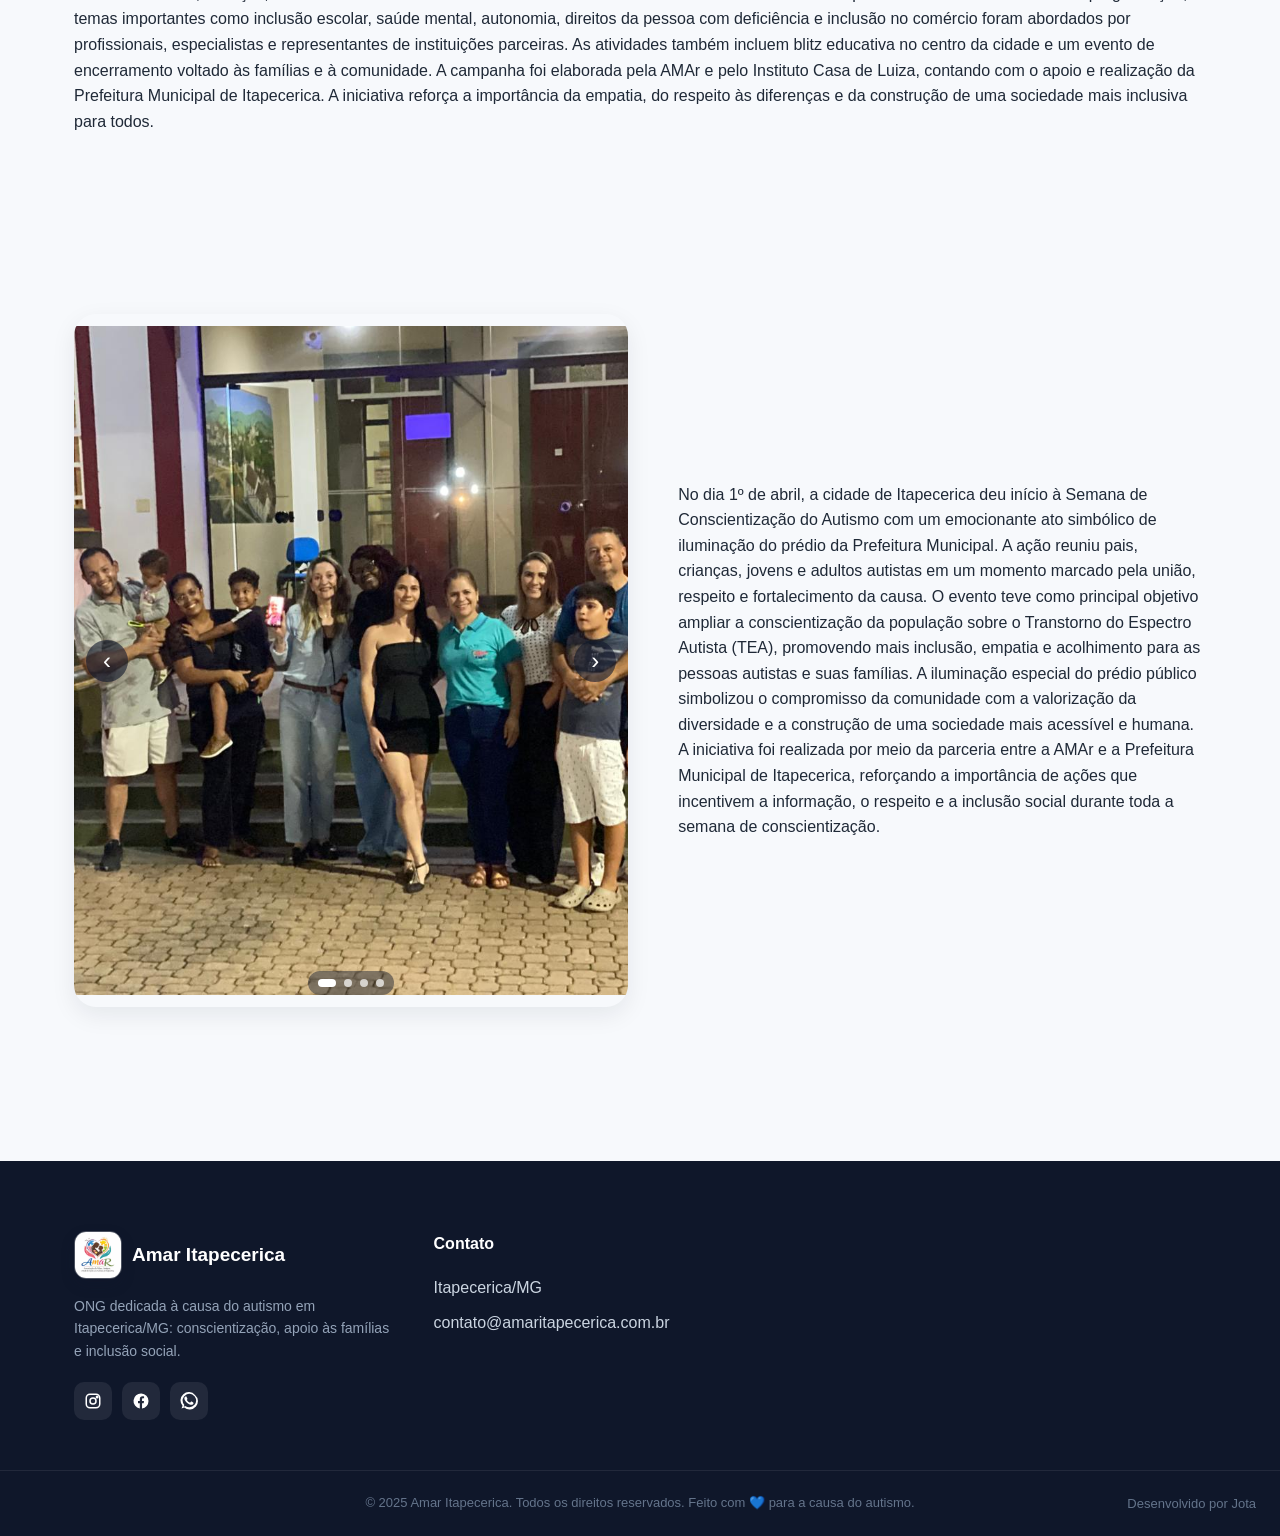
<file: docs/2026-04-evento-semana-nacional-autismo.html>
<!doctype html>
<html lang="pt-BR">
  <head>
    <meta charset="UTF-8" />
    <meta name="viewport" content="width=device-width, initial-scale=1.0" />
    <title>Amar Itapecerica — ONG de apoio à causa do autismo</title>
    <meta
      name="description"
      content="ONG Amar Itapecerica: conscientização sobre o autismo, apoio às famílias e inclusão social em Itapecerica/MG. Doe, seja voluntário ou apoie nossa causa."
    />
    <link rel="icon" type="image/jpeg" href="images/amar-logo-100X100.jpeg" />

    <link rel="stylesheet" href="css/style.css" />
    <style>
      @media (min-width: 961px) {
        #header .nav {
          position: relative;
        }

        #header #navMenu {
          position: absolute;
          left: 50%;
          transform: translateX(-50%);
        }
      }
    </style>
  </head>
  <body>
    <!-- ============================================================
     HEADER FIXO + NAVEGAÇÃO
     ============================================================ -->
    <header class="header" id="header">
      <div class="container nav" style="text-align: center !important">
        <a href="index.html" class="logo" aria-label="Amar Itapecerica - Início">
          <img class="logo-mark" src="images/amar-logo-sem-texto.png" alt="" aria-hidden="true" />
          Amar <span>Itapecerica</span>
        </a>

        <nav class="nav-menu" id="navMenu" aria-label="Menu principal">
          <a href="index.html">Home</a>
        </nav>
      </div>
    </header>

    <!-- ============================================================
     SOBRE
     ============================================================ -->
    <section class="sobre" id="sobre">
      <div class="container">
        <!-- <div class="section-head">Semana Nacional da Conscientização do Autismo</div> -->
        <div><h2 class="text-center">Semana Nacional da Conscientização do Autismo</h2></div>
        <div class="sobre-content">
          <article class="sobre-article">
            <img src="images/amar-campanha-nacional.jpeg" alt="Descrição da imagem" />
          </article>
        </div>
        <div class="sobre-content">
          <article class="sobre-article">
            A cidade de Itapecerica promoveu, ao longo do mês de abril, a Semana Nacional da
            Conscientização do Autismo, uma campanha dedicada à informação, inclusão e valorização
            das pessoas autistas e de suas famílias. A programação contou com palestras, ações
            educativas, exposições, atividades de sensibilização social e eventos comunitários
            voltados à conscientização da população sobre o Transtorno do Espectro Autista (TEA). A
            abertura da campanha aconteceu no dia 1º de abril, com um ato simbólico de iluminação
            dos prédios da Prefeitura e da Câmara Municipal nas cores azul, amarelo e vermelho,
            reunindo famílias, crianças, adultos autistas e membros da comunidade em um momento de
            acolhimento e representatividade. Durante toda a programação, temas importantes como
            inclusão escolar, saúde mental, autonomia, direitos da pessoa com deficiência e inclusão
            no comércio foram abordados por profissionais, especialistas e representantes de
            instituições parceiras. As atividades também incluem blitz educativa no centro da cidade
            e um evento de encerramento voltado às famílias e à comunidade. A campanha foi elaborada
            pela AMAr e pelo Instituto Casa de Luiza, contando com o apoio e realização da
            Prefeitura Municipal de Itapecerica. A iniciativa reforça a importância da empatia, do
            respeito às diferenças e da construção de uma sociedade mais inclusiva para todos.
          </article>
        </div>
      </div>
    </section>

    <!-- ============================================================
     PROJETOS
     ============================================================ -->
    <!-- <section id="projetos"></section> -->
    <section class="sobre" id="sobre">
      <div class="container">
        <div class="sobre-media">
          <div
            class="img-wrap sobre-carousel"
            id="sobreCarousel"
            aria-label="Galeria de fotos da Amar Itapecerica"
          >
            <div class="carousel-track" id="sobreCarouselTrack">
              <div class="carousel-slide is-active">
                <img
                  src="images/2026-04-campanha_nacional/2026-04-campanha_nacinal-01.jpeg"
                  alt="Famílias reunidas em ação da Amar Itapecerica"
                  loading="lazy"
                />
              </div>
              <div class="carousel-slide">
                <img
                  src="images/2026-04-campanha_nacional/2026-04-campanha_nacinal-02.jpeg"
                  alt="Participantes em encontro de apoio da Amar"
                  loading="lazy"
                />
              </div>
              <div class="carousel-slide">
                <img
                  src="images/2026-04-campanha_nacional/2026-04-campanha_nacinal-03.jpeg"
                  alt="Momento de acolhimento com famílias da associação"
                  loading="lazy"
                />
              </div>
              <div class="carousel-slide">
                <img
                  src="images/2026-04-campanha_nacional/2026-04-campanha_nacinal-04.jpeg"
                  alt="Atividade comunitária promovida pela Amar Itapecerica"
                  loading="lazy"
                />
              </div>

              <div class="carousel-slide">
                <img
                  src="images/2026-04-campanha_nacional/2026-04-campanha_nacinal-05.jpeg"
                  alt="Atividade comunitária promovida pela Amar Itapecerica"
                  loading="lazy"
                />
              </div>
              <div class="carousel-slide">
                <img
                  src="images/2026-04-campanha_nacional/2026-04-campanha_nacinal-06.jpeg"
                  alt="Atividade comunitária promovida pela Amar Itapecerica"
                  loading="lazy"
                />
              </div>
              <div class="carousel-slide">
                <img
                  src="images/2026-04-campanha_nacional/2026-04-campanha_nacinal-07.jpeg"
                  alt="Atividade comunitária promovida pela Amar Itapecerica"
                  loading="lazy"
                />
              </div>
              <div class="carousel-slide">
                <img
                  src="images/2026-04-campanha_nacional/2026-04-campanha_nacinal-08.jpeg"
                  alt="Atividade comunitária promovida pela Amar Itapecerica"
                  loading="lazy"
                />
              </div>
              <div class="carousel-slide">
                <img
                  src="images/2026-04-campanha_nacional/2026-04-campanha_nacinal-09.jpeg"
                  alt="Atividade comunitária promovida pela Amar Itapecerica"
                  loading="lazy"
                />
              </div>
              <div class="carousel-slide">
                <img
                  src="images/2026-04-campanha_nacional/2026-04-campanha_nacinal-10.jpeg"
                  alt="Atividade comunitária promovida pela Amar Itapecerica"
                  loading="lazy"
                />
              </div>
              <div class="carousel-slide">
                <img
                  src="images/2026-04-campanha_nacional/2026-04-campanha_nacinal-11.jpeg"
                  alt="Atividade comunitária promovida pela Amar Itapecerica"
                  loading="lazy"
                />
              </div>
              <div class="carousel-slide">
                <img
                  src="images/2026-04-campanha_nacional/2026-04-campanha_nacinal-12.jpeg"
                  alt="Atividade comunitária promovida pela Amar Itapecerica"
                  loading="lazy"
                />
              </div>
              <div class="carousel-slide">
                <img
                  src="images/2026-04-campanha_nacional/2026-04-campanha_nacinal-13.jpeg"
                  alt="Atividade comunitária promovida pela Amar Itapecerica"
                  loading="lazy"
                />
              </div>
              <div class="carousel-slide">
                <img
                  src="images/2026-04-campanha_nacional/2026-04-campanha_nacinal-14.jpeg"
                  alt="Atividade comunitária promovida pela Amar Itapecerica"
                  loading="lazy"
                />
              </div>
              <div class="carousel-slide">
                <img
                  src="images/2026-04-campanha_nacional/2026-04-campanha_nacinal-15.jpeg"
                  alt="Atividade comunitária promovida pela Amar Itapecerica"
                  loading="lazy"
                />
              </div>
              <div class="carousel-slide">
                <img
                  src="images/2026-04-campanha_nacional/2026-04-campanha_nacinal-17.jpeg"
                  alt="Atividade comunitária promovida pela Amar Itapecerica"
                  loading="lazy"
                />
              </div>
              <div class="carousel-slide">
                <img
                  src="images/2026-04-campanha_nacional/2026-04-campanha_nacinal-19.jpeg"
                  alt="Atividade comunitária promovida pela Amar Itapecerica"
                  loading="lazy"
                />
              </div>
              <div class="carousel-slide">
                <img
                  src="images/2026-04-campanha_nacional/2026-04-campanha_nacinal-20.jpeg"
                  alt="Atividade comunitária promovida pela Amar Itapecerica"
                  loading="lazy"
                />
              </div>
              <div class="carousel-slide">
                <img
                  src="images/2026-04-campanha_nacional/2026-04-campanha_nacinal-21.jpeg"
                  alt="Atividade comunitária promovida pela Amar Itapecerica"
                  loading="lazy"
                />
              </div>
              <div class="carousel-slide">
                <img
                  src="images/2026-04-campanha_nacional/2026-04-campanha_nacinal-22.jpeg"
                  alt="Atividade comunitária promovida pela Amar Itapecerica"
                  loading="lazy"
                />
              </div>
            </div>

            <button
              type="button"
              class="carousel-btn prev"
              id="sobrePrev"
              aria-label="Foto anterior"
            >
              ‹
            </button>
            <button
              type="button"
              class="carousel-btn next"
              id="sobreNext"
              aria-label="Próxima foto"
            >
              ›
            </button>

            <div class="carousel-dots" id="sobreDots" aria-label="Selecionar foto do carrossel">
              <button type="button" class="dot is-active" aria-label="Ir para foto 1"></button>
              <button type="button" class="dot" aria-label="Ir para foto 2"></button>
              <button type="button" class="dot" aria-label="Ir para foto 3"></button>
              <button type="button" class="dot" aria-label="Ir para foto 4"></button>
            </div>
          </div>
          <div class="text">
            No dia 1º de abril, a cidade de Itapecerica deu início à Semana de Conscientização do
            Autismo com um emocionante ato simbólico de iluminação do prédio da Prefeitura
            Municipal. A ação reuniu pais, crianças, jovens e adultos autistas em um momento marcado
            pela união, respeito e fortalecimento da causa. O evento teve como principal objetivo
            ampliar a conscientização da população sobre o Transtorno do Espectro Autista (TEA),
            promovendo mais inclusão, empatia e acolhimento para as pessoas autistas e suas
            famílias. A iluminação especial do prédio público simbolizou o compromisso da comunidade
            com a valorização da diversidade e a construção de uma sociedade mais acessível e
            humana. A iniciativa foi realizada por meio da parceria entre a AMAr e a Prefeitura
            Municipal de Itapecerica, reforçando a importância de ações que incentivem a informação,
            o respeito e a inclusão social durante toda a semana de conscientização.
          </div>
        </div>
      </div>
    </section>

    <!-- ============================================================
     FOOTER
     ============================================================ -->
    <footer class="footer">
      <div class="container footer-grid">
        <div class="footer-about">
          <a href="#inicio" class="logo">
            <img class="logo-mark" src="images/amar-logo-100X100.jpeg" alt="" aria-hidden="true" />
            Amar Itapecerica
          </a>
          <p>
            ONG dedicada à causa do autismo em Itapecerica/MG: conscientização, apoio às famílias e
            inclusão social.
          </p>
          <div class="socials" aria-label="Redes sociais">
            <a href="#" aria-label="Instagram"
              ><svg viewBox="0 0 24 24" fill="none" stroke="currentColor" stroke-width="2">
                <rect x="3" y="3" width="18" height="18" rx="5" />
                <circle cx="12" cy="12" r="4" />
                <circle cx="17.5" cy="6.5" r="1" fill="currentColor" /></svg
            ></a>
            <a href="#" aria-label="Facebook"
              ><svg viewBox="0 0 24 24" fill="currentColor">
                <path
                  d="M22 12a10 10 0 1 0-11.6 9.9v-7H8v-3h2.4V9.5c0-2.4 1.4-3.7 3.6-3.7 1 0 2.1.2 2.1.2v2.3h-1.2c-1.2 0-1.5.7-1.5 1.5V12h2.6l-.4 3h-2.2v7A10 10 0 0 0 22 12z"
                /></svg
            ></a>
            <a href="#" aria-label="WhatsApp"
              ><svg viewBox="0 0 24 24" fill="currentColor">
                <path
                  d="M20 3.9A11 11 0 0 0 3.4 18.4L2 22l3.7-1.3A11 11 0 0 0 20 3.9zm-7.9 16.4a9 9 0 0 1-4.6-1.3l-.3-.2-2.2.7.8-2.1-.2-.3a9 9 0 1 1 6.5 3.2zm5-6.7c-.3-.2-1.7-.8-1.9-.9s-.5-.1-.7.2-.7.9-.9 1.1-.4.2-.6.1c-.3-.2-1.2-.4-2.3-1.4-.8-.7-1.4-1.7-1.5-1.9s0-.4.1-.5l.4-.5c.1-.2.2-.3.2-.5s-.1-.4-.1-.5-.7-1.7-.9-2.3-.5-.5-.7-.5h-.6c-.2 0-.5.1-.8.4s-1 1-1 2.4 1.1 2.8 1.2 3 2.2 3.3 5.2 4.6c.7.3 1.3.5 1.7.6.7.2 1.4.2 1.9.1.6-.1 1.7-.7 2-1.4s.3-1.2.2-1.4-.3-.2-.6-.4z"
                /></svg
            ></a>
          </div>
        </div>

        <div>
          <h4>Contato</h4>
          <ul>
            <li>Itapecerica/MG</li>
            <li>contato@amaritapecerica.com.br</li>
            <!-- <li>(37) 99999-0000</li> -->
          </ul>
        </div>
      </div>
      <div class="footer-bottom">
        <span>© 2025 Amar Itapecerica. Todos os direitos reservados.</span>
        <span>Feito com 💙 para a causa do autismo.</span>
        <span class="design-credit">Desenvolvido por Jota</span>
      </div>
    </footer>

    <script src="js/main.js"></script>
  </body>
</html>
</file>
<file: docs/css/style.css>
/* ============================================================
   RESET & BASE
   ============================================================ */
*,
*::before,
*::after {
  box-sizing: border-box;
  margin: 0;
  padding: 0;
}
html {
  scroll-behavior: smooth;
  -webkit-text-size-adjust: 100%;
}
body {
  font-family:
    -apple-system, BlinkMacSystemFont, 'Segoe UI', Roboto, 'Helvetica Neue', Arial, sans-serif;
  color: var(--text);
  background: var(--bg);
  line-height: 1.6;
  -webkit-font-smoothing: antialiased;
}
img {
  max-width: 100%;
  display: block;
}
a {
  color: inherit;
  text-decoration: none;
}
button {
  font: inherit;
  cursor: pointer;
  border: none;
  background: none;
}

/* ============================================================
   TOKENS DE DESIGN
   ============================================================ */
:root {
  --primary: #3a86ff;
  --primary-dark: #2563eb;
  --primary-soft: #eaf2ff;
  --accent: #ffb84d;
  --accent-dark: #f59e0b;
  --text: #1f2937;
  --text-soft: #6b7280;
  --bg: #ffffff;
  --bg-alt: #f7f9fc;
  --border: #e5e7eb;
  --shadow-sm: 0 2px 8px rgba(17, 24, 39, 0.05);
  --shadow-md: 0 8px 24px rgba(17, 24, 39, 0.08);
  --shadow-lg: 0 20px 40px rgba(58, 134, 255, 0.18);
  --radius: 14px;
  --radius-lg: 22px;
  --container: 1180px;
  --transition: 0.25s ease;
}

.container {
  width: 100%;
  max-width: var(--container);
  margin: 0 auto;
  padding: 0 24px;
}

/* ============================================================
   BOTÕES
   ============================================================ */
.btn {
  display: inline-flex;
  align-items: center;
  justify-content: center;
  gap: 8px;
  padding: 13px 24px;
  border-radius: 999px;
  font-weight: 600;
  font-size: 15px;
  transition: var(--transition);
  white-space: nowrap;
}
.btn-primary {
  background: var(--primary);
  color: #fff;
  box-shadow: 0 6px 18px rgba(58, 134, 255, 0.35);
}
.btn-primary:hover {
  background: var(--primary-dark);
  transform: translateY(-2px);
  box-shadow: 0 10px 24px rgba(58, 134, 255, 0.45);
}
.btn-accent {
  background: var(--accent);
  color: #1f2937;
  box-shadow: 0 6px 18px rgba(255, 184, 77, 0.45);
}
.btn-accent:hover {
  background: var(--accent-dark);
  color: #fff;
  transform: translateY(-2px);
}
.btn-ghost {
  background: transparent;
  color: var(--primary);
  border: 2px solid var(--primary);
}
.btn-ghost:hover {
  background: var(--primary);
  color: #fff;
}

/* ============================================================
   HEADER FIXO
   ============================================================ */
.header {
  position: fixed;
  top: 0;
  left: 0;
  right: 0;
  background: rgba(255, 255, 255, 0.85);
  backdrop-filter: saturate(180%) blur(12px);
  -webkit-backdrop-filter: saturate(180%) blur(12px);
  border-bottom: 1px solid transparent;
  z-index: 1000;
  transition: var(--transition);
}
.header.scrolled {
  border-bottom-color: var(--border);
  box-shadow: var(--shadow-sm);
}
.nav {
  display: flex;
  align-items: center;
  justify-content: space-between;
  height: 72px;
}
.logo {
  display: flex;
  align-items: center;
  gap: 10px;
  font-weight: 800;
  font-size: 19px;
  color: var(--text);
}
.logo-mark {
  width: 48px;
  height: 48px;
  border-radius: 12px;
  object-fit: cover;
  display: block;
  border: 1px solid rgba(255, 255, 255, 0.25);
  box-shadow: 0 6px 14px rgba(15, 23, 42, 0.18);
}
.logo span {
  color: var(--primary);
}

.nav-menu {
  display: flex;
  align-items: center;
  gap: 8px;
}
.nav-menu a {
  padding: 8px 14px;
  border-radius: 10px;
  color: var(--text);
  font-weight: 500;
  font-size: 15px;
  transition: var(--transition);
}
.nav-menu a:hover {
  color: var(--primary);
  background: var(--primary-soft);
}

.nav-cta {
  display: flex;
  align-items: center;
  gap: 12px;
}

/* Hamburguer */
.hamburger {
  display: none;
  width: 42px;
  height: 42px;
  border-radius: 10px;
  align-items: center;
  justify-content: center;
  flex-direction: column;
  gap: 5px;
}
.hamburger span {
  width: 22px;
  height: 2px;
  background: var(--text);
  border-radius: 2px;
  transition: var(--transition);
}
.hamburger.active span:nth-child(1) {
  transform: translateY(7px) rotate(45deg);
}
.hamburger.active span:nth-child(2) {
  opacity: 0;
}
.hamburger.active span:nth-child(3) {
  transform: translateY(-7px) rotate(-45deg);
}

/* ============================================================
   HERO
   ============================================================ */
.hero {
  padding: 140px 0 80px;
  background:
    radial-gradient(circle at 85% 15%, rgba(255, 184, 77, 0.18), transparent 50%),
    radial-gradient(circle at 10% 90%, rgba(58, 134, 255, 0.15), transparent 55%), var(--bg);
  overflow: hidden;
}
.hero-grid {
  display: grid;
  grid-template-columns: 1.1fr 1fr;
  gap: 60px;
  align-items: center;
}
.hero-badge {
  display: inline-flex;
  align-items: center;
  gap: 8px;
  padding: 7px 14px;
  border-radius: 999px;
  background: var(--primary-soft);
  color: var(--primary-dark);
  font-size: 13px;
  font-weight: 600;
  margin-bottom: 22px;
}
.hero-badge::before {
  content: '';
  width: 8px;
  height: 8px;
  border-radius: 50%;
  background: var(--primary);
  box-shadow: 0 0 0 4px rgba(58, 134, 255, 0.2);
}
.hero h1 {
  font-size: clamp(2.1rem, 4.5vw, 3.4rem);
  font-weight: 800;
  line-height: 1.15;
  letter-spacing: -0.02em;
  color: var(--text);
  margin-bottom: 20px;
}
.hero h1 .highlight {
  background: linear-gradient(120deg, var(--primary), var(--accent));
  -webkit-background-clip: text;
  background-clip: text;
  color: transparent;
}
.hero p {
  font-size: 1.1rem;
  color: var(--text-soft);
  margin-bottom: 32px;
  max-width: 540px;
}
.hero-actions {
  display: flex;
  gap: 14px;
  flex-wrap: wrap;
}

/* Ilustração do Hero (placeholder em SVG/CSS) */
.hero-visual {
  position: relative;
  width: 100%;
  aspect-ratio: 5 / 6;
  max-width: 520px;
  min-height: 480px;
  margin-left: auto;
  justify-self: end;
}
.hero-visual .blob {
  position: absolute;
  inset: 0;
  background: linear-gradient(135deg, var(--primary), #8ab6ff);
  border-radius: 42% 58% 70% 30% / 45% 45% 55% 55%;
  animation: morph 12s ease-in-out infinite;
  box-shadow: var(--shadow-lg);
}
.hero-visual .puzzle {
  position: absolute;
  inset: 0;
  display: grid;
  place-items: center;
}
.hero-visual .puzzle svg {
  width: 60%;
  height: 60%;
  filter: drop-shadow(0 10px 20px rgba(0, 0, 0, 0.15));
}
.hero-visual .float-card {
  position: absolute;
  background: #fff;
  padding: 14px 18px;
  border-radius: 16px;
  box-shadow: var(--shadow-md);
  display: flex;
  align-items: center;
  gap: 10px;
  font-size: 14px;
  font-weight: 600;
}
.hero-visual .float-card.fc-1 {
  top: 8%;
  left: -6%;
  animation: floatY 4s ease-in-out infinite;
  z-index: 2;
}
.hero-visual .float-card.fc-2 {
  bottom: 4%;
  right: -4%;
  animation: floatY 5s ease-in-out infinite reverse;
  z-index: 2;
}
.float-card .dot {
  width: 10px;
  height: 10px;
  border-radius: 50%;
  background: var(--accent);
}
.float-card.fc-1 .dot {
  background: var(--primary);
}

@keyframes morph {
  0%,
  100% {
    border-radius: 42% 58% 70% 30% / 45% 45% 55% 55%;
  }
  50% {
    border-radius: 60% 40% 35% 65% / 55% 60% 40% 45%;
  }
}
@keyframes floatY {
  0%,
  100% {
    transform: translateY(0);
  }
  50% {
    transform: translateY(-12px);
  }
}

/* ============================================================
   SEÇÕES GERAIS
   ============================================================ */
section {
  padding: 90px 0;
}
.section-head {
  text-align: center;
  max-width: 680px;
  margin: 0 auto 56px;
}
.section-tag {
  display: inline-block;
  font-size: 13px;
  font-weight: 700;
  letter-spacing: 0.12em;
  color: var(--primary);
  text-transform: uppercase;
  margin-bottom: 12px;
}
.section-head h2 {
  font-size: clamp(1.8rem, 3vw, 2.4rem);
  font-weight: 800;
  letter-spacing: -0.015em;
  margin-bottom: 14px;
  color: var(--text);
}
.section-head p {
  color: var(--text-soft);
  font-size: 1.05rem;
}

/* ============================================================
   SOBRE
   ============================================================ */
.sobre {
  background: var(--bg-alt);
}
.sobre-intro {
  max-width: 820px;
  margin: 0 auto 56px;
  text-align: center;
  color: var(--text-soft);
  font-size: 1.05rem;
}
.cards-3 {
  display: grid;
  grid-template-columns: repeat(3, 1fr);
  gap: 24px;
}
.card {
  background: #fff;
  padding: 32px 28px;
  border-radius: var(--radius-lg);
  box-shadow: var(--shadow-sm);
  transition: var(--transition);
  border: 1px solid transparent;
}
.card:hover {
  transform: translateY(-6px);
  box-shadow: var(--shadow-md);
  border-color: var(--primary-soft);
}
.card-icon {
  width: 56px;
  height: 56px;
  border-radius: 16px;
  display: grid;
  place-items: center;
  background: var(--primary-soft);
  color: var(--primary);
  margin-bottom: 18px;
}
.card-icon svg {
  width: 28px;
  height: 28px;
}
.card h3 {
  font-size: 1.2rem;
  margin-bottom: 10px;
  font-weight: 700;
}
.card p {
  color: var(--text-soft);
  font-size: 0.97rem;
}

/* ============================================================
   PROJETOS
   ============================================================ */
.projetos-grid {
  display: grid;
  grid-template-columns: repeat(auto-fit, minmax(280px, 380px));
  justify-content: center;
  gap: 24px;
}
.projeto {
  background: #fff;
  border-radius: var(--radius-lg);
  overflow: hidden;
  box-shadow: var(--shadow-sm);
  transition: var(--transition);
  display: flex;
  flex-direction: column;
}
.projeto:hover {
  transform: translateY(-6px);
  box-shadow: var(--shadow-md);
}
.projeto-img {
  height: 180px;
  display: grid;
  place-items: center;
  position: relative;
  overflow: hidden;
}
.projeto-img.bg1 {
  background: linear-gradient(135deg, #3a86ff, #6ba8ff);
}
.projeto-img.bg2 {
  background: linear-gradient(135deg, #ffb84d, #ffd089);
}
.projeto-img.bg3 {
  background: linear-gradient(135deg, #5bbfa0, #8fd9c2);
}
.projeto-img svg {
  width: 70px;
  height: 70px;
  color: #fff;
  opacity: 0.95;
}
.projeto-body {
  padding: 26px 24px 28px;
  flex: 1;
  display: flex;
  flex-direction: column;
}
.projeto-body h3 {
  font-size: 1.2rem;
  margin-bottom: 10px;
  font-weight: 700;
}
.projeto-body p {
  color: var(--text-soft);
  font-size: 0.96rem;
  flex: 1;
}
.projeto-link {
  margin-top: 18px;
  color: var(--primary);
  font-weight: 600;
  font-size: 14px;
  display: inline-flex;
  align-items: center;
  gap: 6px;
}
.projeto-link:hover {
  gap: 10px;
}

/* ============================================================
   COMO AJUDAR
   ============================================================ */
.ajudar {
  background: var(--bg-alt);
}
.ajudar-grid {
  display: grid;
  grid-template-columns: repeat(3, 1fr);
  gap: 24px;
}
.ajudar-card {
  background: #fff;
  border-radius: var(--radius-lg);
  padding: 36px 28px;
  text-align: center;
  box-shadow: var(--shadow-sm);
  transition: var(--transition);
}
.ajudar-card:hover {
  transform: translateY(-6px);
  box-shadow: var(--shadow-md);
}
.ajudar-card .card-icon {
  margin: 0 auto 20px;
  width: 64px;
  height: 64px;
}
.ajudar-card h3 {
  margin-bottom: 12px;
  font-size: 1.25rem;
}
.ajudar-card p {
  color: var(--text-soft);
  margin-bottom: 22px;
}
.ajudar-card.featured {
  background: linear-gradient(160deg, var(--primary), var(--primary-dark));
  color: #fff;
}
.ajudar-card.featured .card-icon {
  background: rgba(255, 255, 255, 0.18);
  color: #fff;
}
.ajudar-card.featured p {
  color: rgba(255, 255, 255, 0.9);
}
.ajudar-card.featured .btn-ghost {
  color: #fff;
  border-color: #fff;
}
.ajudar-card.featured .btn-ghost:hover {
  background: #fff;
  color: var(--primary);
}

/* ============================================================
   IMPACTO
   ============================================================ */
.impacto {
  background: linear-gradient(135deg, #1e3a8a, #3a86ff);
  color: #fff;
  position: relative;
  overflow: hidden;
}
.impacto::before {
  content: '';
  position: absolute;
  inset: 0;
  background: radial-gradient(circle at 80% 20%, rgba(255, 184, 77, 0.25), transparent 50%);
  pointer-events: none;
}
.impacto .section-head h2 {
  color: #fff;
}
.impacto .section-head p {
  color: rgba(255, 255, 255, 0.85);
}
.impacto .section-tag {
  color: var(--accent);
}
.impacto-grid {
  display: grid;
  grid-template-columns: repeat(auto-fit, minmax(220px, 260px));
  justify-content: center;
  gap: 24px;
  position: relative;
}
.stat {
  text-align: center;
  padding: 24px;
}
.stat-num {
  font-size: clamp(2.4rem, 4vw, 3.2rem);
  font-weight: 800;
  letter-spacing: -0.02em;
  color: var(--accent);
  line-height: 1;
}
.stat-label {
  margin-top: 10px;
  font-size: 0.98rem;
  color: rgba(255, 255, 255, 0.9);
  font-weight: 500;
}

/* ============================================================
   DEPOIMENTOS
   ============================================================ */
.depoimentos-grid {
  display: grid;
  grid-template-columns: repeat(3, 1fr);
  gap: 24px;
}
.depoimento {
  background: #fff;
  border-radius: var(--radius-lg);
  padding: 32px 28px;
  box-shadow: var(--shadow-sm);
  border: 1px solid var(--border);
  position: relative;
  transition: var(--transition);
}
.depoimento:hover {
  transform: translateY(-4px);
  box-shadow: var(--shadow-md);
}
.depoimento .quote-mark {
  position: absolute;
  top: 18px;
  right: 22px;
  font-size: 4rem;
  line-height: 1;
  color: var(--primary-soft);
  font-family: Georgia, serif;
}
.depoimento p {
  color: var(--text);
  font-style: italic;
  margin-bottom: 22px;
  position: relative;
  z-index: 1;
}
.depoimento-autor {
  display: flex;
  align-items: center;
  gap: 12px;
}
.avatar {
  width: 46px;
  height: 46px;
  border-radius: 50%;
  background: linear-gradient(135deg, var(--primary), var(--accent));
  color: #fff;
  display: grid;
  place-items: center;
  font-weight: 700;
  font-size: 16px;
}
.autor-info strong {
  display: block;
  font-size: 15px;
}
.autor-info small {
  color: var(--text-soft);
  font-size: 13px;
}

/* ============================================================
   CONTATO
   ============================================================ */
.contato {
  background: var(--bg-alt);
}
.contato-grid {
  display: grid;
  grid-template-columns: 1fr 1fr;
  gap: 40px;
  align-items: start;
}
.contato-info {
  padding: 8px;
}
.contato-info h3 {
  font-size: 1.4rem;
  margin-bottom: 16px;
}
.contato-info > p {
  color: var(--text-soft);
  margin-bottom: 28px;
}
.info-item {
  display: flex;
  align-items: flex-start;
  gap: 14px;
  margin-bottom: 18px;
}
.info-item .ic {
  width: 42px;
  height: 42px;
  border-radius: 12px;
  background: var(--primary-soft);
  color: var(--primary);
  display: grid;
  place-items: center;
  flex-shrink: 0;
}
.info-item .ic svg {
  width: 20px;
  height: 20px;
}
.info-item strong {
  display: block;
  font-size: 14px;
  margin-bottom: 2px;
}
.info-item span {
  color: var(--text-soft);
  font-size: 14px;
}

.mapa {
  margin-top: 24px;
  height: 200px;
  border-radius: var(--radius);
  background: linear-gradient(135deg, #dbeafe, #eaf2ff);
  position: relative;
  overflow: hidden;
  display: grid;
  place-items: center;
  border: 1px solid var(--border);
}
.mapa::before {
  content: '';
  position: absolute;
  inset: 0;
  background-image:
    linear-gradient(rgba(58, 134, 255, 0.12) 1px, transparent 1px),
    linear-gradient(90deg, rgba(58, 134, 255, 0.12) 1px, transparent 1px);
  background-size: 30px 30px;
}
.mapa-pin {
  position: relative;
  z-index: 1;
  text-align: center;
}
.mapa-pin svg {
  width: 38px;
  height: 38px;
  color: var(--primary);
  margin-bottom: 6px;
}
.mapa-pin small {
  display: block;
  font-size: 13px;
  color: var(--text-soft);
  font-weight: 600;
}

/* Formulário */
.form {
  background: #fff;
  padding: 32px;
  border-radius: var(--radius-lg);
  box-shadow: var(--shadow-md);
}
.form-group {
  margin-bottom: 18px;
}
.form-group label {
  display: block;
  font-size: 14px;
  font-weight: 600;
  margin-bottom: 6px;
}
.form-group input,
.form-group textarea {
  width: 100%;
  padding: 12px 14px;
  border: 1.5px solid var(--border);
  border-radius: 10px;
  font: inherit;
  font-size: 15px;
  background: #fff;
  color: var(--text);
  transition: var(--transition);
}
.form-group input:focus,
.form-group textarea:focus {
  outline: none;
  border-color: var(--primary);
  box-shadow: 0 0 0 4px rgba(58, 134, 255, 0.12);
}
.form-group textarea {
  resize: vertical;
  min-height: 120px;
}
.form .btn-primary {
  width: 100%;
  padding: 14px;
}
.form-msg {
  margin-top: 12px;
  padding: 12px;
  background: #dcfce7;
  color: #166534;
  border-radius: 10px;
  font-size: 14px;
  font-weight: 500;
  display: none;
}
.form-msg.show {
  display: block;
}

/* ============================================================
   FOOTER
   ============================================================ */
.footer {
  background: #0f172a;
  color: #cbd5e1;
  padding: 70px 0 0;
}
.footer-grid {
  display: grid;
  grid-template-columns: 1.4fr 1fr 1fr 1fr;
  gap: 40px;
  padding-bottom: 50px;
}
.footer h4 {
  color: #fff;
  font-size: 1rem;
  margin-bottom: 18px;
  font-weight: 700;
}
.footer .logo {
  color: #fff;
  margin-bottom: 16px;
}
.footer-about p {
  font-size: 14px;
  color: #94a3b8;
  margin-bottom: 20px;
}
.footer ul {
  list-style: none;
}
.footer ul li {
  margin-bottom: 10px;
}
.footer ul a {
  color: #94a3b8;
  font-size: 14px;
  transition: var(--transition);
}
.footer ul a:hover {
  color: var(--accent);
}
.socials {
  display: flex;
  gap: 10px;
}
.socials a {
  width: 38px;
  height: 38px;
  border-radius: 10px;
  background: rgba(255, 255, 255, 0.08);
  display: grid;
  place-items: center;
  color: #fff;
  transition: var(--transition);
}
.socials a:hover {
  background: var(--primary);
  transform: translateY(-2px);
}
.socials svg {
  width: 18px;
  height: 18px;
}
.footer-bottom {
  border-top: 1px solid rgba(255, 255, 255, 0.08);
  padding: 22px 0;
  text-align: center;
  position: relative;
  font-size: 13px;
  color: #64748b;
}
.footer-bottom .design-credit {
  position: absolute;
  right: 24px;
  top: 50%;
  transform: translateY(-50%);
}

/* ============================================================
   ANIMAÇÕES (fade-in on scroll)
   ============================================================ */
.fade-in {
  opacity: 0;
  transform: translateY(24px);
  transition:
    opacity 0.7s ease,
    transform 0.7s ease;
}
.fade-in.visible {
  opacity: 1;
  transform: translateY(0);
}

/* ============================================================
   RESPONSIVO
   ============================================================ */
@media (max-width: 960px) {
  .hero {
    padding: 120px 0 60px;
  }
  .hero-grid {
    grid-template-columns: 1fr;
    gap: 50px;
    text-align: center;
  }
  .hero-actions {
    justify-content: center;
  }
  .hero p {
    margin-left: auto;
    margin-right: auto;
  }
  .hero-visual {
    margin: 0 auto;
    max-width: 360px;
  }

  section {
    padding: 70px 0;
  }
  .cards-3,
  .projetos-grid,
  .ajudar-grid,
  .depoimentos-grid {
    grid-template-columns: 1fr;
  }
  .impacto-grid {
    grid-template-columns: repeat(2, 1fr);
  }
  .contato-grid {
    grid-template-columns: 1fr;
  }
  .footer-grid {
    grid-template-columns: 1fr 1fr;
    gap: 32px;
  }

  .hamburger {
    display: flex;
  }
  .nav-menu {
    position: fixed;
    top: 72px;
    left: 0;
    right: 0;
    flex-direction: column;
    align-items: stretch;
    gap: 4px;
    background: #fff;
    padding: 20px;
    box-shadow: var(--shadow-md);
    transform: translateY(-150%);
    transition: transform 0.35s ease;
    border-top: 1px solid var(--border);
  }
  .nav-menu.open {
    transform: translateY(0);
  }
  .nav-menu a {
    padding: 14px 16px;
    border-radius: 10px;
  }
  .nav-cta .btn {
    padding: 10px 18px;
    font-size: 14px;
  }
}
@media (max-width: 520px) {
  .impacto-grid {
    grid-template-columns: 1fr 1fr;
  }
  .footer-grid {
    grid-template-columns: 1fr;
  }
  .hero h1 {
    font-size: 2rem;
  }
  .form {
    padding: 24px;
  }
  .nav-cta .btn {
    padding: 9px 14px;
  }
  .logo {
    font-size: 17px;
  }
  .logo-mark {
    width: 42px;
    height: 42px;
  }
  .footer-bottom {
    padding: 18px 14px;
  }
  .footer-bottom .design-credit {
    position: static;
    display: block;
    transform: none;
    text-align: right;
    margin-top: 6px;
  }
}

/* ============================================================
   IMAGENS DAS SEÇÕES
   ============================================================ */
.hero-photo {
  position: absolute;
  inset: 0;
  border-radius: 32px;
  overflow: hidden;
  box-shadow: var(--shadow-lg);
}
.hero-photo img {
  width: 100%;
  height: 100%;
  object-fit: cover;
  display: block;
}
.hero-photo::after {
  content: '';
  position: absolute;
  inset: 0;
  background: linear-gradient(
    160deg,
    rgba(58, 134, 255, 0.18),
    rgba(255, 184, 77, 0.1) 60%,
    transparent
  );
  pointer-events: none;
}
.sobre-media {
  display: grid;
  grid-template-columns: 1.05fr 1fr;
  gap: 50px;
  align-items: center;
  margin-bottom: 64px;
}
.sobre-media .img-wrap {
  position: relative;
  aspect-ratio: 4/5;
  border-radius: var(--radius-lg);
  overflow: hidden;
  box-shadow: var(--shadow-md);
}
.sobre-media .img-wrap img {
  width: 100%;
  height: 100%;
  object-fit: cover;
}
.sobre-carousel {
  display: flex;
  align-items: stretch;
}
.sobre-carousel .carousel-track {
  display: flex;
  width: 100%;
  height: 100%;
  transition: transform 0.45s ease;
}
.sobre-carousel .carousel-slide {
  min-width: 100%;
  height: 100%;
  flex: 0 0 100%;
}
.sobre-carousel .carousel-slide img {
  display: block;
  height: calc(100% - 24px);
  margin: 12px 0;
}
.sobre-carousel .carousel-btn {
  position: absolute;
  top: 50%;
  transform: translateY(-50%);
  z-index: 3;
  width: 42px;
  height: 42px;
  border-radius: 50%;
  border: 0;
  background: rgba(15, 23, 42, 0.6);
  color: #fff;
  font-size: 1.5rem;
  line-height: 1;
  display: grid;
  place-items: center;
  cursor: pointer;
  transition: var(--transition);
}
.sobre-carousel .carousel-btn:hover {
  background: rgba(15, 23, 42, 0.82);
}
.sobre-carousel .carousel-btn.prev {
  left: 12px;
}
.sobre-carousel .carousel-btn.next {
  right: 12px;
}
.sobre-carousel .carousel-dots {
  position: absolute;
  left: 50%;
  bottom: 12px;
  transform: translateX(-50%);
  z-index: 3;
  display: flex;
  gap: 8px;
  padding: 8px 10px;
  border-radius: 999px;
  background: rgba(15, 23, 42, 0.45);
}
.sobre-carousel .carousel-dots .dot {
  width: 8px;
  height: 8px;
  border-radius: 50%;
  border: 0;
  padding: 0;
  background: rgba(255, 255, 255, 0.7);
  cursor: pointer;
  transition: var(--transition);
}
.sobre-carousel .carousel-dots .dot.is-active {
  width: 18px;
  border-radius: 999px;
  background: #fff;
}
.sobre-media .img-wrap::before {
  content: '';
  position: absolute;
  inset: auto -18px -18px auto;
  width: 120px;
  height: 120px;
  border-radius: 28px;
  background: linear-gradient(135deg, var(--accent), #ffd089);
  z-index: -1;
}
.sobre-media .img-wrap::after {
  content: '';
  position: absolute;
  inset: -18px auto auto -18px;
  width: 90px;
  height: 90px;
  border-radius: 22px;
  background: var(--primary-soft);
  z-index: -1;
}
.sobre-media .text h3 {
  font-size: clamp(1.5rem, 2.4vw, 2rem);
  font-weight: 800;
  letter-spacing: -0.015em;
  margin-bottom: 16px;
  line-height: 1.2;
}
.sobre-media .text p {
  color: var(--text-soft);
  margin-bottom: 14px;
}

/* Projetos: substituir bloco de cor sólida por foto */
.projeto-img {
  height: 200px;
  background-size: cover;
  background-position: center;
  position: relative;
}
.projeto-img::after {
  content: '';
  position: absolute;
  inset: 0;
  background: linear-gradient(180deg, rgba(15, 23, 42, 0) 40%, rgba(15, 23, 42, 0.55));
}
.projeto-img svg {
  display: none;
}
.projeto-img.bg1 {
  background-image: url('../images/projeto-familias.jpg');
}
.projeto-img.bg2 {
  background-image: url('../images/projeto-escola.jpg');
}
.projeto-img.bg3 {
  background-image: url('../images/amar-thumb-campanha-nacional.png');
}

/* Impacto: foto de fundo */
.impacto {
  background:
    linear-gradient(135deg, rgba(30, 58, 138, 0.92), rgba(58, 134, 255, 0.85)),
    url('../images/impacto.jpg') center/cover no-repeat;
}

/* Avatares com foto nos depoimentos */
.avatar.photo {
  background-size: cover;
  background-position: center;
  background-repeat: no-repeat;
  color: transparent;
}
.avatar.ph1 {
  background-image: url('../images/depoimento-1.jpg');
}
.avatar.ph2 {
  background-image: url('../images/depoimento-2.jpg');
}
.avatar.ph3 {
  background-image: url('../images/depoimento-3.jpg');
}

@media (max-width: 960px) {
  .sobre-media {
    grid-template-columns: 1fr;
    gap: 36px;
  }
  .sobre-media .img-wrap {
    max-width: 420px;
    margin: 0 auto;
  }
  .sobre-carousel .carousel-btn {
    width: 38px;
    height: 38px;
  }
}

/* ============================================================
   Custom css
   ============================================================ */
</file>
